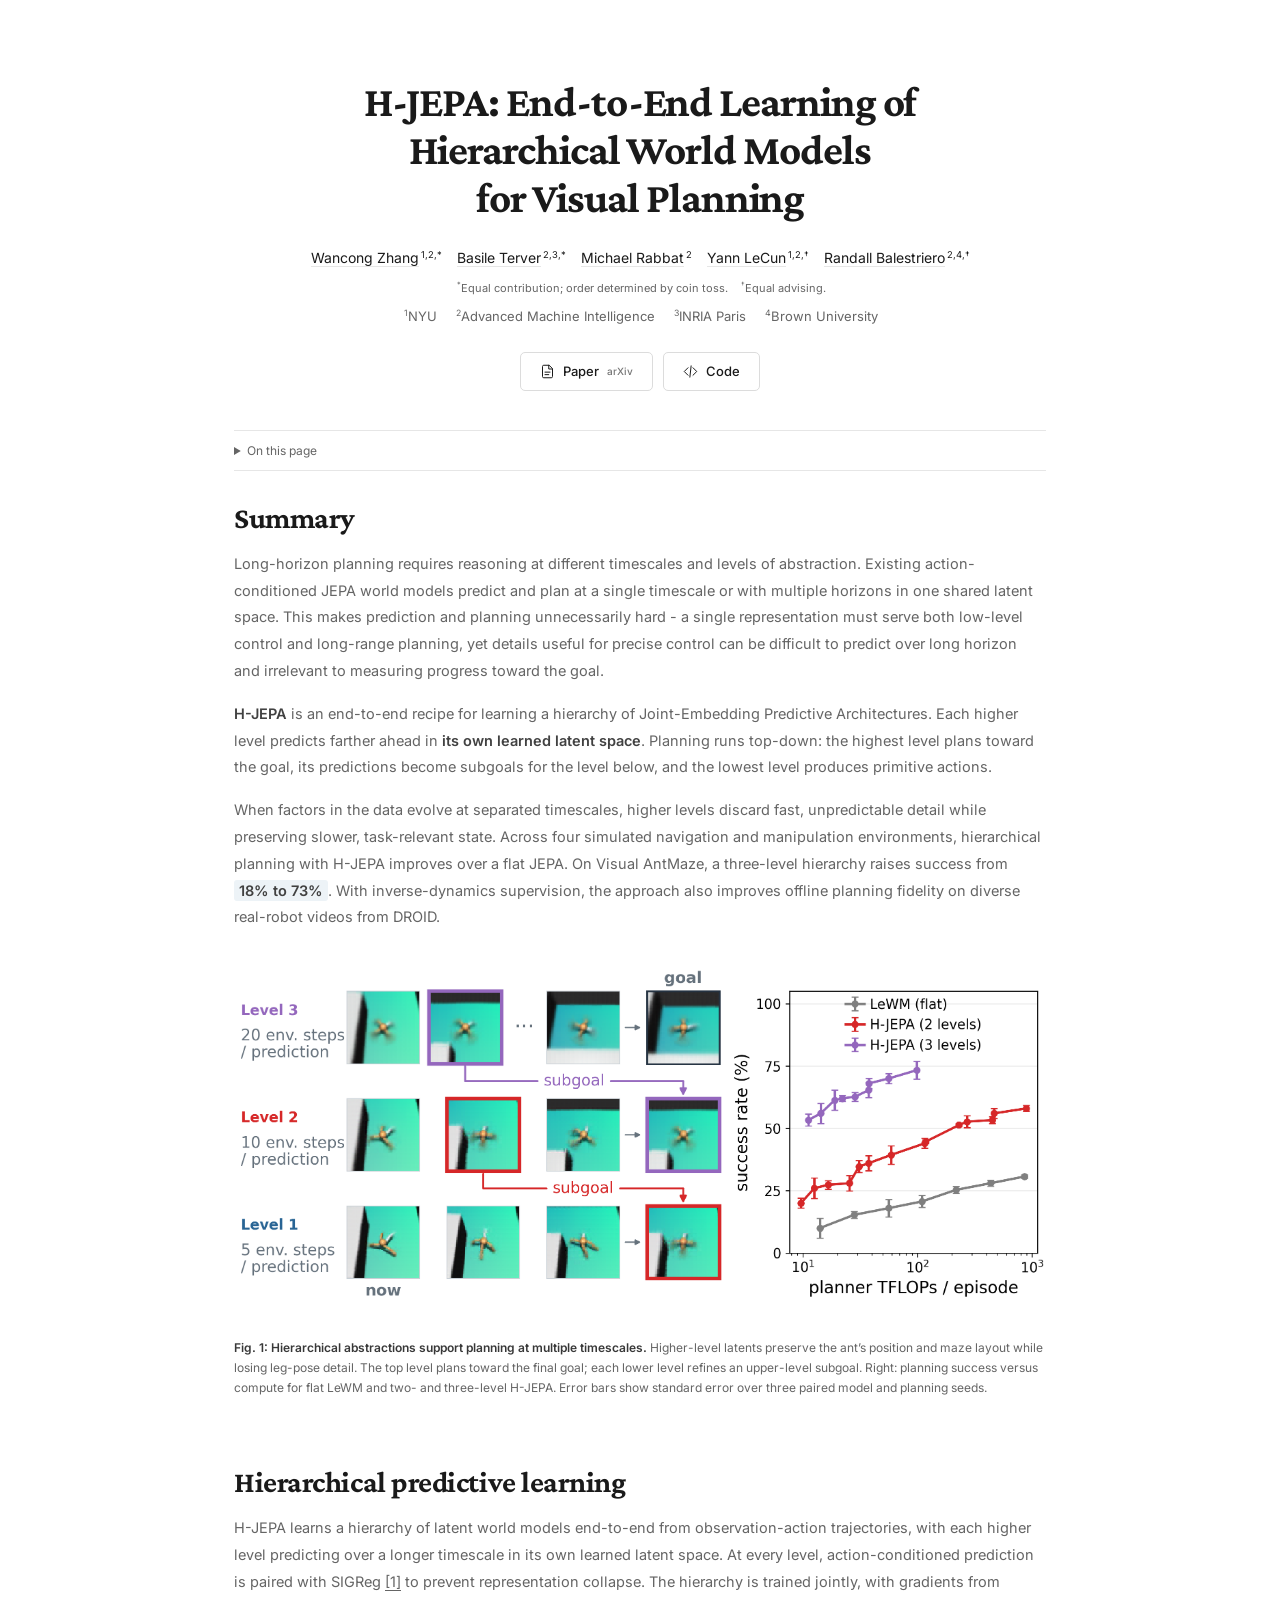
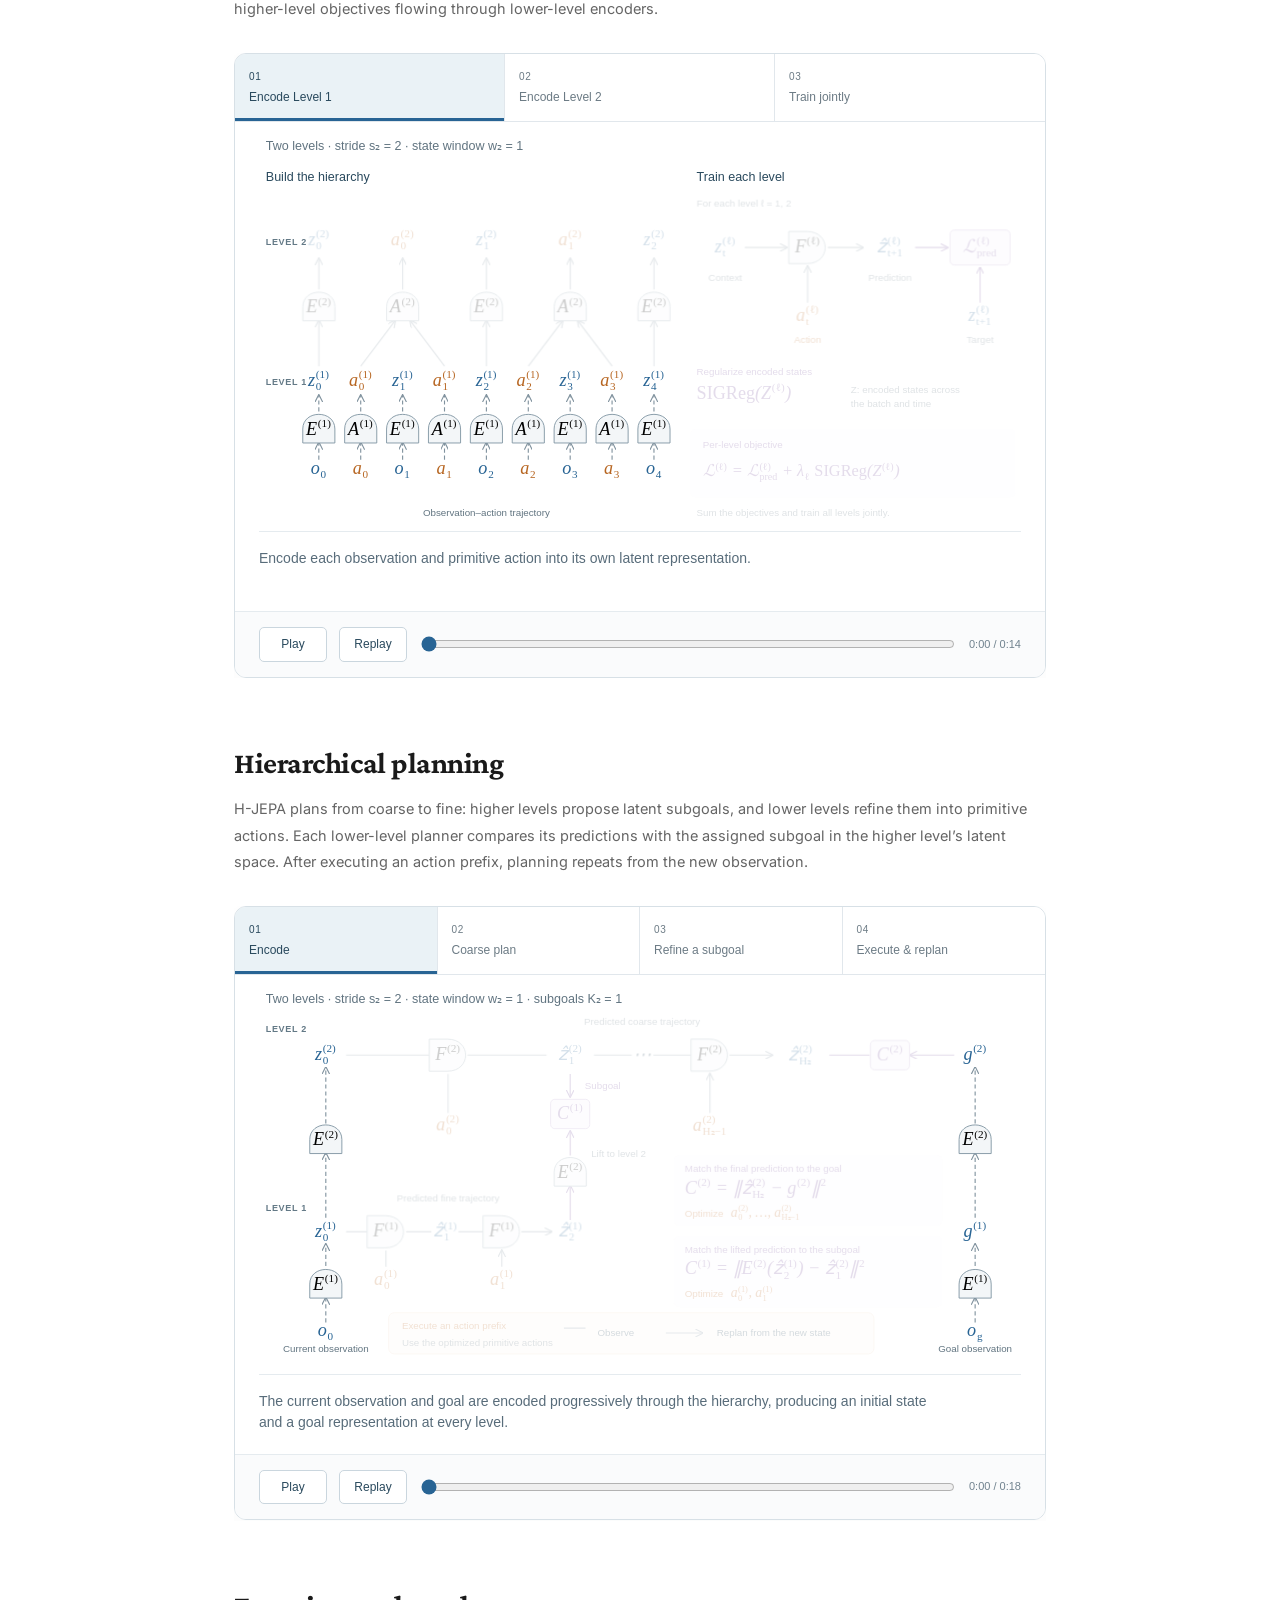
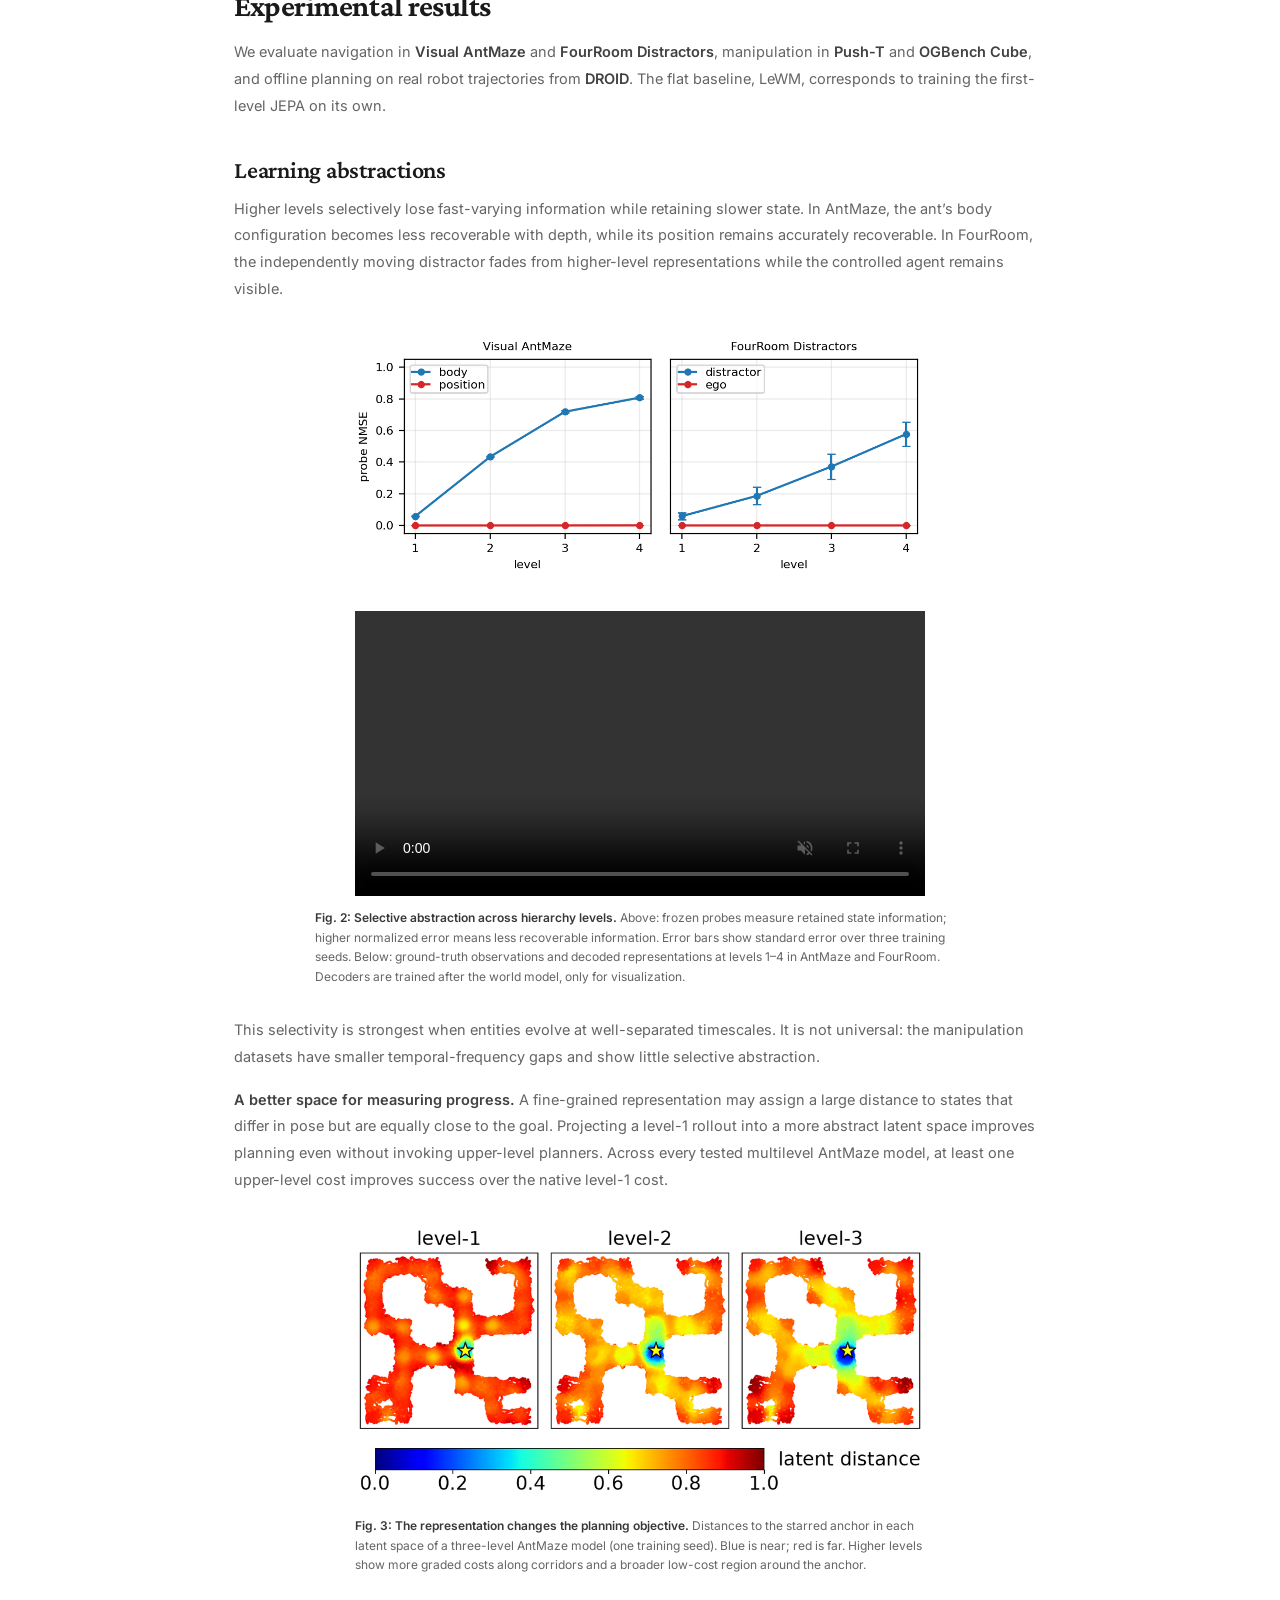
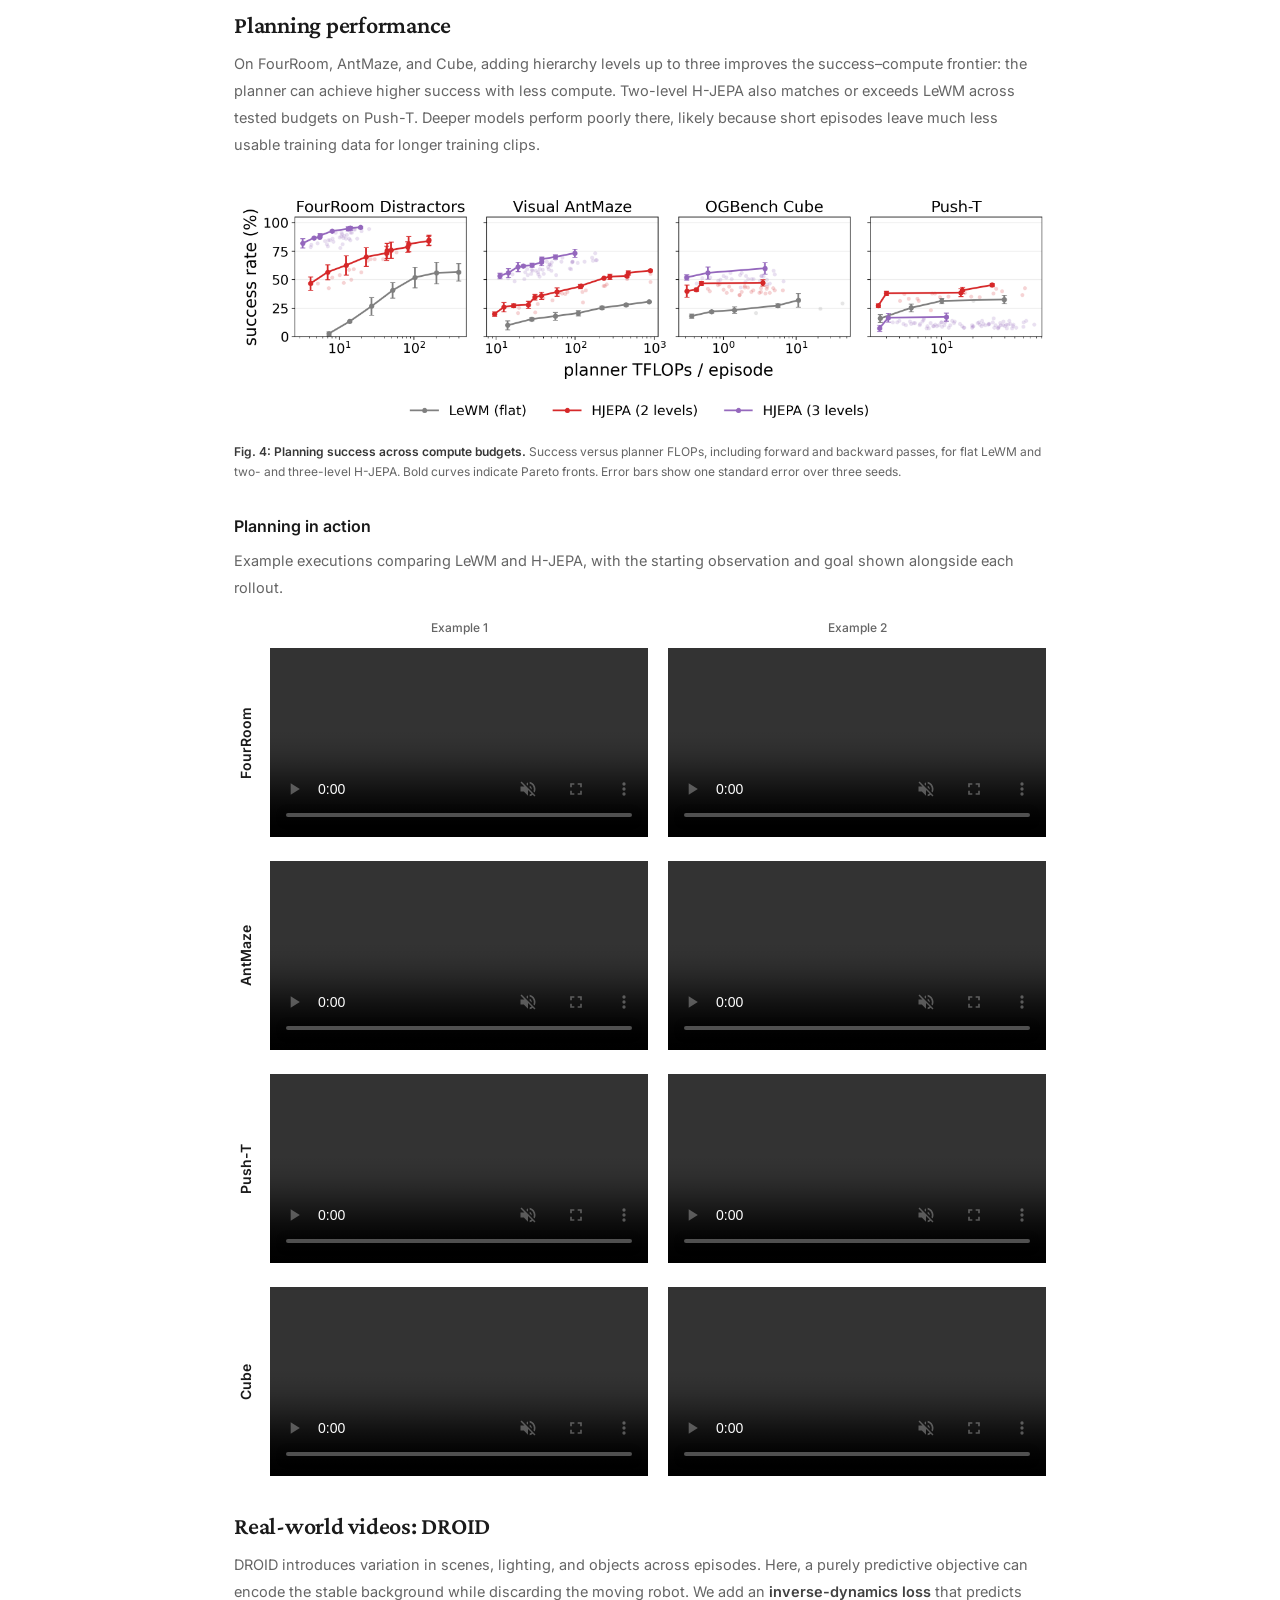
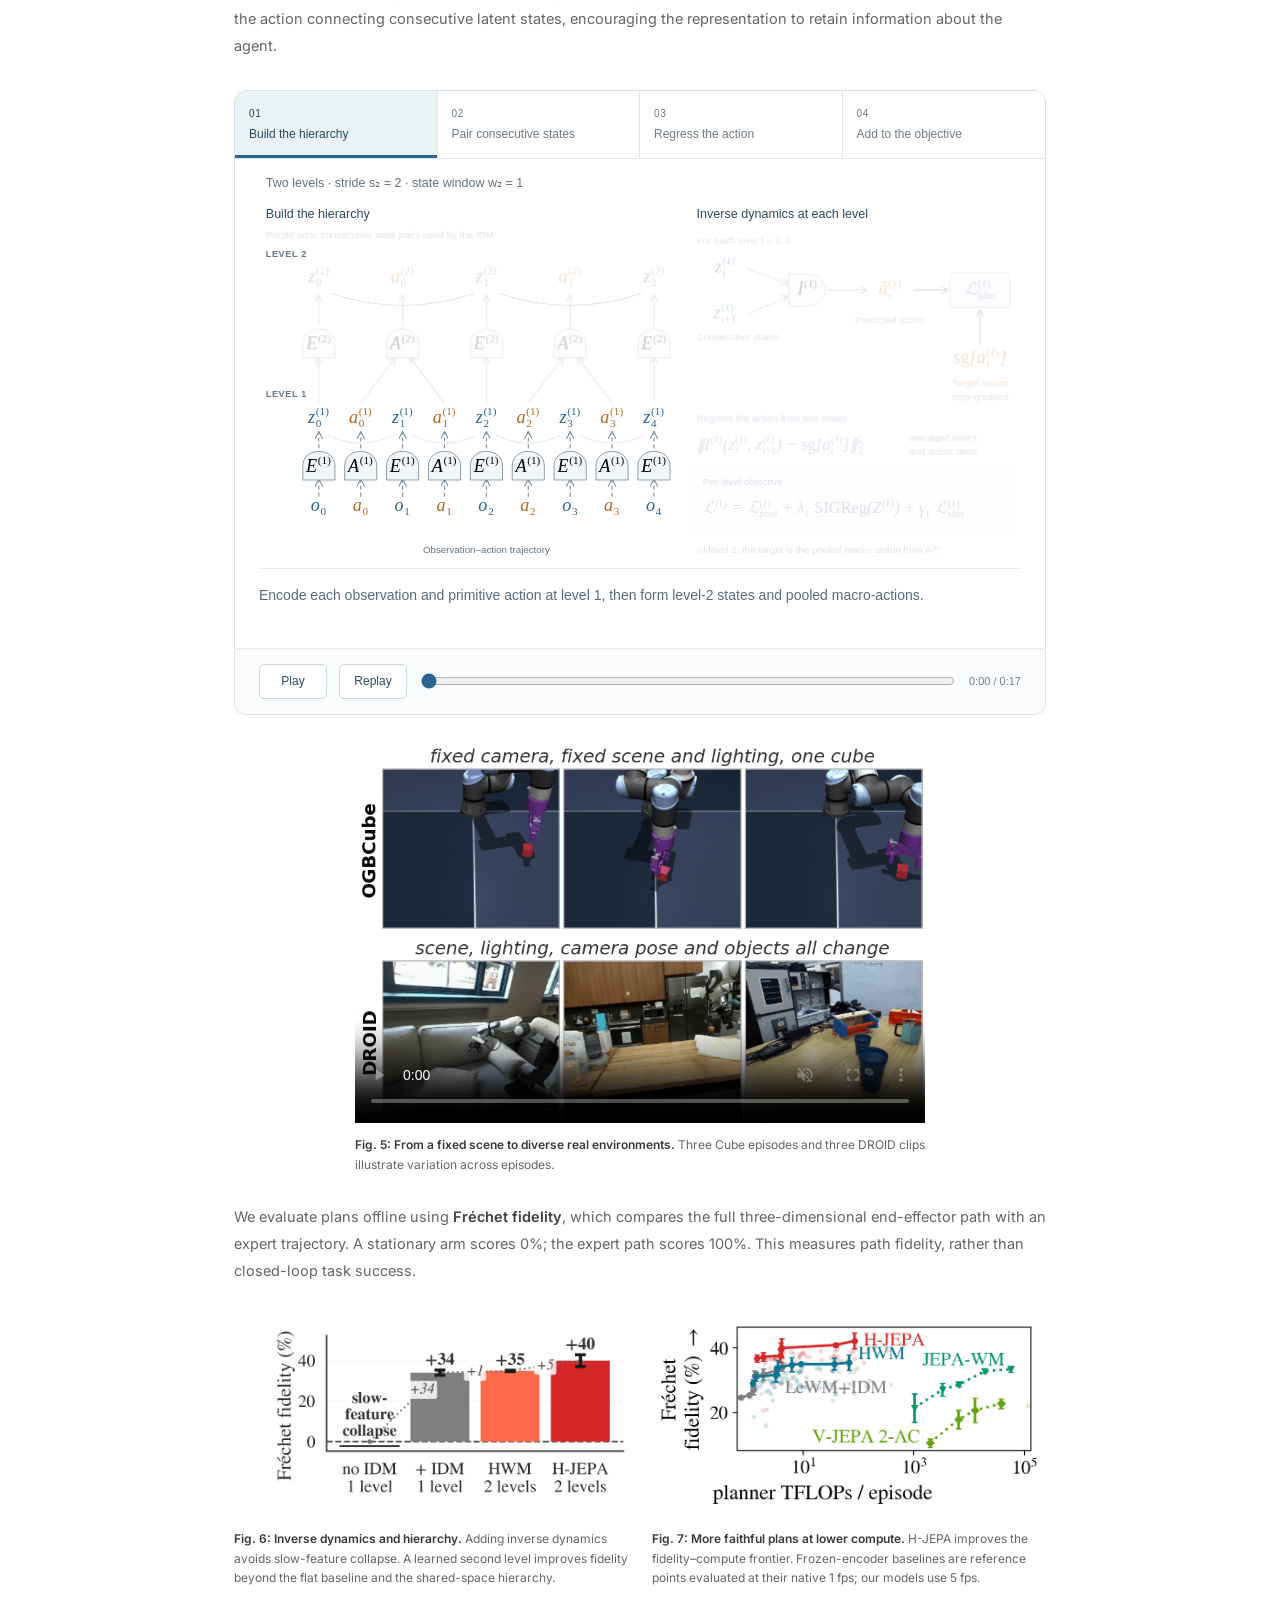
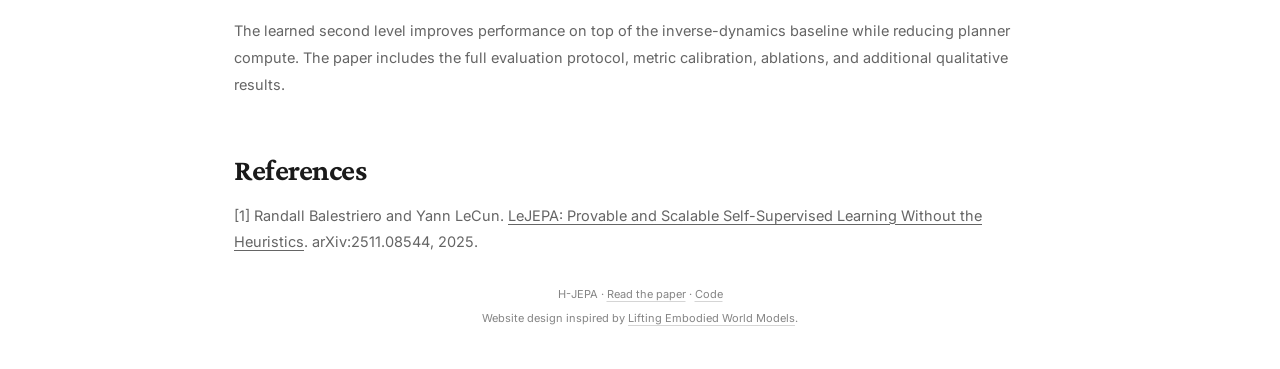
<file: index.html>
<!doctype html>
<html lang="en">
<head>
  <meta charset="utf-8">
  <meta name="viewport" content="width=device-width, initial-scale=1">
  <meta name="theme-color" content="#ffffff">
  <title>H-JEPA: End-to-End Learning of Hierarchical World Models for Visual Planning</title>
  <meta name="description" content="H-JEPA learns a hierarchy of world models that predict and plan at different timescales and levels of abstraction, enabling more efficient long-horizon visual planning.">
  <link rel="canonical" href="https://h-jepa.com/">
  <meta property="og:type" content="website">
  <meta property="og:title" content="H-JEPA: Hierarchical World Models for Visual Planning">
  <meta property="og:description" content="Learn a hierarchy of predictive abstractions. Plan from high-level goals down to primitive actions.">
  <meta property="og:url" content="https://h-jepa.com/">
  <meta property="og:image" content="https://h-jepa.com/assets/figures/overview.png">
  <meta name="twitter:card" content="summary_large_image">
  <link rel="icon" href="assets/favicon.svg" type="image/svg+xml">
  <link rel="preconnect" href="https://fonts.googleapis.com">
  <link rel="preconnect" href="https://fonts.gstatic.com" crossorigin>
  <link href="https://fonts.googleapis.com/css2?family=Crimson+Pro:wght@500;600;700&amp;family=Inter:wght@400;500;600;700&amp;display=swap" rel="stylesheet">
  <link rel="stylesheet" href="styles.css?v=58c26c0e39">
  <script src="script.js?v=0f78af9a2a" defer></script>
</head>
<body id="top">
  <a class="skip-link" href="#summary">Skip to content</a>
  <div class="reading-progress" aria-hidden="true"></div>
  <nav class="side-toc" aria-label="Page contents">
    <div class="toc-title">Contents</div>
    <ol>
      <li><a href="#summary">Summary</a></li>
      <li><a href="#predictive-learning">Hierarchical predictive learning</a></li>
      <li><a href="#hierarchical-planning">Hierarchical planning</a></li>
      <li><a href="#results">Experimental results</a>
        <ul><li><a href="#abstractions">Learning abstractions</a></li><li><a href="#planning-results">Planning performance</a></li><li><a href="#droid">Real-world videos: DROID</a></li></ul>
      </li>
      <li><a href="#references">References</a></li>
    </ol>
  </nav>
  <div class="wrap">
    <header class="hero">
      <h1>H-JEPA: End-to-End Learning of<br class="desktop-break"> Hierarchical World Models<br class="desktop-break"> for Visual Planning</h1>
      <div class="authors">
        <span><a href="https://kevinghst.github.io/">Wancong Zhang</a><sup>1,2,*</sup></span>
        <span><a href="https://scholar.google.com/citations?user=6gdRsmkAAAAJ&amp;hl=fr">Basile Terver</a><sup>2,3,*</sup></span>
        <span><a href="https://scholar.google.com/citations?user=cMPKe9UAAAAJ&amp;hl=en">Michael Rabbat</a><sup>2</sup></span>
        <span><a href="http://yann.lecun.com/">Yann LeCun</a><sup>1,2,†</sup></span>
        <span><a href="https://randallbalestriero.github.io/">Randall Balestriero</a><sup>2,4,†</sup></span>
      </div>
      <p class="contribution"><sup>*</sup>Equal contribution; order determined by coin toss. <span><sup>†</sup>Equal advising.</span></p>
      <div class="affiliations"><span><sup>1</sup>NYU</span><span><sup>2</sup>Advanced Machine Intelligence</span><span><sup>3</sup>INRIA Paris</span><span><sup>4</sup>Brown University</span></div>
      <div class="resource-links">
        <a class="button" href="https://arxiv.org/pdf/2610.06805"><svg viewBox="0 0 24 24" aria-hidden="true"><path d="M14 2H6a2 2 0 0 0-2 2v16a2 2 0 0 0 2 2h12a2 2 0 0 0 2-2V8Z"/><path d="M14 2v6h6M8 13h8M8 17h6"/></svg>Paper <span class="button-detail">arXiv</span></a>
        <a class="button" href="https://github.com/kevinghst/H-JEPA"><svg viewBox="0 0 24 24" aria-hidden="true"><path d="m8 6-6 6 6 6m8-12 6 6-6 6m-3-15-2 18"/></svg>Code</a>
      </div>
    </header>
    <details class="mobile-toc">
      <summary>On this page</summary>
      <nav aria-label="Compact page contents"><a href="#summary">Summary</a><a href="#predictive-learning">Hierarchical predictive learning</a><a href="#hierarchical-planning">Hierarchical planning</a><a href="#results">Experimental results</a><a href="#references">References</a></nav>
    </details>
    <main>
      <section id="summary" class="section">
        <h2>Summary</h2>
        <p>Long-horizon planning requires reasoning at different timescales and levels of abstraction. Existing action-conditioned JEPA world models predict and plan at a single timescale or with multiple horizons in one shared latent space. This makes prediction and planning unnecessarily hard - a single representation must serve both low-level control and long-range planning, yet details useful for precise control can be difficult to predict over long horizon and irrelevant to measuring progress toward the goal.</p>
        <p><strong>H-JEPA</strong> is an end-to-end recipe for learning a hierarchy of Joint-Embedding Predictive Architectures. Each higher level predicts farther ahead in <strong>its own learned latent space</strong>. Planning runs top-down: the highest level plans toward the goal, its predictions become subgoals for the level below, and the lowest level produces primitive actions.</p>
        <p>When factors in the data evolve at separated timescales, higher levels discard fast, unpredictable detail while preserving slower, task-relevant state. Across four simulated navigation and manipulation environments, hierarchical planning with H-JEPA improves over a flat JEPA. On Visual AntMaze, a three-level hierarchy raises success from <strong class="highlight">18% to 73%</strong>. With inverse-dynamics supervision, the approach also improves offline planning fidelity on diverse real-robot videos from DROID.</p>
        <figure>
          <a class="figure-link" href="assets/figures/overview.png" target="_blank" rel="noopener" aria-label="Open the hierarchical planning overview at full size"><img src="assets/figures/overview.png" width="2375" height="1067" alt="Three-level planning in Visual AntMaze, with coarse subgoals refined into raw actions. The accompanying plot compares planning success and compute." fetchpriority="high"></a>
          <figcaption><strong>Fig. 1: Hierarchical abstractions support planning at multiple timescales.</strong> Higher-level latents preserve the ant’s position and maze layout while losing leg-pose detail. The top level plans toward the final goal; each lower level refines an upper-level subgoal. Right: planning success versus compute for flat LeWM and two- and three-level H-JEPA. Error bars show standard error over three paired model and planning seeds.</figcaption>
        </figure>
      </section>
      <section id="predictive-learning" class="section">
        <h2>Hierarchical predictive learning</h2>
        <p>H-JEPA learns a hierarchy of latent world models end-to-end from observation-action trajectories, with each higher level predicting over a longer timescale in its own learned latent space. At every level, action-conditioned prediction is paired with SIGReg <a href="#ref-lejepa" aria-label="Reference 1: LeJEPA">[1]</a> to prevent representation collapse. The hierarchy is trained jointly, with gradients from higher-level objectives flowing through lower-level encoders.</p>
        <figure id="training-animation-interleaved" class="training-animation">
          <iframe src="assets/videos/hierarchical-training-interleaved.html?embed=1&amp;v=4c878a4333" title="Interactive training animation with interleaved observations and actions" loading="lazy"></iframe>
          </figure>
      </section>
      <section id="hierarchical-planning" class="section">
        <h2>Hierarchical planning</h2>
        <p>H-JEPA plans from coarse to fine: higher levels propose latent subgoals, and lower levels refine them into primitive actions. Each lower-level planner compares its predictions with the assigned subgoal in the higher level’s latent space. After executing an action prefix, planning repeats from the new observation.</p>
        <figure id="planning-animation" class="planning-animation">
          <iframe src="assets/videos/hierarchical-planning.html?embed=1&amp;v=0ecf016d77" title="Interactive hierarchical planning animation" loading="lazy"></iframe>
          </figure>
      </section>
      <section id="results" class="section">
        <h2>Experimental results</h2>
        <p>We evaluate navigation in <strong>Visual AntMaze</strong> and <strong>FourRoom Distractors</strong>, manipulation in <strong>Push-T</strong> and <strong>OGBench Cube</strong>, and offline planning on real robot trajectories from <strong>DROID</strong>. The flat baseline, LeWM, corresponds to training the first-level JEPA on its own.</p>
        <h3 id="abstractions">Learning abstractions</h3>
        <p>Higher levels selectively lose fast-varying information while retaining slower state. In AntMaze, the ant’s body configuration becomes less recoverable with depth, while its position remains accurately recoverable. In FourRoom, the independently moving distractor fades from higher-level representations while the controlled agent remains visible.</p>
        <figure class="abstraction-figure">
          <div class="abstraction-media">
            <a class="abstraction-plots" href="assets/figures/depth_probes_wide.png" target="_blank" rel="noopener" aria-label="Open the depth probe plots at full size">
              <img src="assets/figures/depth_probes_wide.png" width="1088" height="500" alt="Probe error increases with hierarchy depth for ant body state and distractor position, but stays low for agent position." loading="lazy">
            </a>
            <video width="1560" height="648" controls autoplay muted loop playsinline preload="metadata" aria-label="Selective abstraction in AntMaze and FourRoom across four hierarchy levels" aria-describedby="abstractions-caption">
              <source src="assets/videos/selective_abstraction_lvl4.mp4?v=3a905228aa" type="video/mp4">
              <a href="assets/videos/selective_abstraction_lvl4.mp4">Download the selective abstraction video.</a>
            </video>
          </div>
          <figcaption id="abstractions-caption"><strong>Fig. 2: Selective abstraction across hierarchy levels.</strong> Above: frozen probes measure retained state information; higher normalized error means less recoverable information. Error bars show standard error over three training seeds. Below: ground-truth observations and decoded representations at levels 1–4 in AntMaze and FourRoom. Decoders are trained after the world model, only for visualization.</figcaption>
        </figure>
        <p>This selectivity is strongest when entities evolve at well-separated timescales. It is not universal: the manipulation datasets have smaller temporal-frequency gaps and show little selective abstraction.</p>
        <p><strong>A better space for measuring progress.</strong> A fine-grained representation may assign a large distance to states that differ in pose but are equally close to the goal. Projecting a level-1 rollout into a more abstract latent space improves planning even without invoking upper-level planners. Across every tested multilevel AntMaze model, at least one upper-level cost improves success over the native level-1 cost.</p>
        <figure class="figure-narrow">
          <a class="figure-link" href="assets/figures/goal-costs.png" target="_blank" rel="noopener" aria-label="Open the goal-cost visualization at full size"><img src="assets/figures/goal-costs.png" width="975" height="479" alt="Goal-cost surfaces in different latent spaces illustrate how upper-level representations change the planning objective." loading="lazy"></a>
          <figcaption><strong>Fig. 3: The representation changes the planning objective.</strong> Distances to the starred anchor in each latent space of a three-level AntMaze model (one training seed). Blue is near; red is far. Higher levels show more graded costs along corridors and a broader low-cost region around the anchor.</figcaption>
        </figure>
        <h3 id="planning-results">Planning performance</h3>
        <p>On FourRoom, AntMaze, and Cube, adding hierarchy levels up to three improves the success–compute frontier: the planner can achieve higher success with less compute. Two-level H-JEPA also matches or exceeds LeWM across tested budgets on Push-T. Deeper models perform poorly there, likely because short episodes leave much less usable training data for longer training clips.</p>
        <figure>
          <a class="figure-link" href="assets/figures/planning-results-pareto.png" target="_blank" rel="noopener" aria-label="Open the planning results at full size"><img src="assets/figures/planning-results-pareto.png" width="2600" height="774" alt="Planning success versus compute across FourRoom, AntMaze, Cube, and Push-T, comparing flat LeWM with two- and three-level H-JEPA." loading="lazy"></a>
          <figcaption><strong>Fig. 4: Planning success across compute budgets.</strong> Success versus planner FLOPs, including forward and backward passes, for flat LeWM and two- and three-level H-JEPA. Bold curves indicate Pareto fronts. Error bars show one standard error over three seeds.</figcaption>
        </figure>
        <section id="planning-executions" class="execution-gallery" aria-labelledby="execution-heading">
          <h4 id="execution-heading">Planning in action</h4>
          <p>Example executions comparing LeWM and H-JEPA, with the starting observation and goal shown alongside each rollout.</p>
          <div class="execution-column-labels" aria-hidden="true">
            <span>Example 1</span>
            <span>Example 2</span>
          </div>
          <div class="execution-row">
            <h5>FourRoom</h5>
            <div class="execution-pair">
              <figure>
                <video width="1072" height="304" controls muted loop playsinline preload="metadata" aria-label="FourRoom, example 1: LeWM and H-JEPA execution comparison">
                  <source src="assets/videos/executions/fourroom/fourroom_ep28.mp4" type="video/mp4">
                  <a href="assets/videos/executions/fourroom/fourroom_ep28.mp4">Download the FourRoom example 1 video.</a>
                </video>
                <figcaption>Example 1</figcaption>
              </figure>
              <figure>
                <video width="1072" height="304" controls muted loop playsinline preload="metadata" aria-label="FourRoom, example 2: LeWM and H-JEPA execution comparison">
                  <source src="assets/videos/executions/fourroom/fourroom_ep31.mp4" type="video/mp4">
                  <a href="assets/videos/executions/fourroom/fourroom_ep31.mp4">Download the FourRoom example 2 video.</a>
                </video>
                <figcaption>Example 2</figcaption>
              </figure>
            </div>
          </div>
          <div class="execution-row">
            <h5>AntMaze</h5>
            <div class="execution-pair">
              <figure>
                <video width="1072" height="304" controls muted loop playsinline preload="metadata" aria-label="AntMaze, example 1: LeWM and H-JEPA execution comparison">
                  <source src="assets/videos/executions/ant/ant_ep29.mp4" type="video/mp4">
                  <a href="assets/videos/executions/ant/ant_ep29.mp4">Download the AntMaze example 1 video.</a>
                </video>
                <figcaption>Example 1</figcaption>
              </figure>
              <figure>
                <video width="1072" height="304" controls muted loop playsinline preload="metadata" aria-label="AntMaze, example 2: LeWM and H-JEPA execution comparison">
                  <source src="assets/videos/executions/ant/ant_ep35.mp4" type="video/mp4">
                  <a href="assets/videos/executions/ant/ant_ep35.mp4">Download the AntMaze example 2 video.</a>
                </video>
                <figcaption>Example 2</figcaption>
              </figure>
            </div>
          </div>
          <div class="execution-row">
            <h5>Push-T</h5>
            <div class="execution-pair">
              <figure>
                <video width="1072" height="304" controls muted loop playsinline preload="metadata" aria-label="Push-T, example 1: LeWM and H-JEPA execution comparison">
                  <source src="assets/videos/executions/pusht/pusht_ep7.mp4" type="video/mp4">
                  <a href="assets/videos/executions/pusht/pusht_ep7.mp4">Download the Push-T example 1 video.</a>
                </video>
                <figcaption>Example 1</figcaption>
              </figure>
              <figure>
                <video width="1072" height="304" controls muted loop playsinline preload="metadata" aria-label="Push-T, example 2: LeWM and H-JEPA execution comparison">
                  <source src="assets/videos/executions/pusht/pusht_ep10.mp4" type="video/mp4">
                  <a href="assets/videos/executions/pusht/pusht_ep10.mp4">Download the Push-T example 2 video.</a>
                </video>
                <figcaption>Example 2</figcaption>
              </figure>
            </div>
          </div>
          <div class="execution-row">
            <h5>Cube</h5>
            <div class="execution-pair">
              <figure>
                <video width="1072" height="304" controls muted loop playsinline preload="metadata" aria-label="Cube, example 1: LeWM and H-JEPA execution comparison">
                  <source src="assets/videos/executions/cube/cube_30_ep2.mp4" type="video/mp4">
                  <a href="assets/videos/executions/cube/cube_30_ep2.mp4">Download the Cube example 1 video.</a>
                </video>
                <figcaption>Example 1</figcaption>
              </figure>
              <figure>
                <video width="1072" height="304" controls muted loop playsinline preload="metadata" aria-label="Cube, example 2: LeWM and H-JEPA execution comparison">
                  <source src="assets/videos/executions/cube/cube_30_ep11.mp4" type="video/mp4">
                  <a href="assets/videos/executions/cube/cube_30_ep11.mp4">Download the Cube example 2 video.</a>
                </video>
                <figcaption>Example 2</figcaption>
              </figure>
            </div>
          </div>
        </section>
        <h3 id="droid">Real-world videos: DROID</h3>
        <p>DROID introduces variation in scenes, lighting, and objects across episodes. Here, a purely predictive objective can encode the stable background while discarding the moving robot. We add an <strong>inverse-dynamics loss</strong> that predicts the action connecting consecutive latent states, encouraging the representation to retain information about the agent.</p>
        <figure id="idm-animation" class="idm-animation">
          <iframe src="assets/videos/idm-schema.html?embed=1&amp;v=6d8b4caf9c" title="Interactive inverse-dynamics animation" loading="lazy"></iframe>
        </figure>
        <figure class="figure-narrow">
          <video width="832" height="560" controls autoplay muted loop playsinline preload="metadata" poster="assets/figures/scene-diversity.png" aria-label="Three Cube episodes in a largely fixed scene and three DROID clips with varied objects, viewpoints, and backgrounds" aria-describedby="scene-diversity-caption">
            <source src="assets/videos/scene-diversity.mp4?v=9a7c872ae9" type="video/mp4">
            <a href="assets/videos/scene-diversity.mp4">Download the scene comparison video.</a>
          </video>
          <figcaption id="scene-diversity-caption"><strong>Fig. 5: From a fixed scene to diverse real environments.</strong> Three Cube episodes and three DROID clips illustrate variation across episodes.</figcaption>
        </figure>
        <p>We evaluate plans offline using <strong>Fréchet fidelity</strong>, which compares the full three-dimensional end-effector path with an expert trajectory. A stationary arm scores 0%; the expert path scores 100%. This measures path fidelity, rather than closed-loop task success.</p>
        <div class="figure-pair">
          <figure>
            <a class="figure-link" href="assets/figures/droid-ablation.png" target="_blank" rel="noopener" aria-label="Open the DROID ablation plot at full size"><img src="assets/figures/droid-ablation.png" width="1812" height="780" alt="DROID ablation comparing LeWM, LeWM with inverse dynamics, HWM, and H-JEPA at 5 frames per second." loading="lazy"></a>
            <figcaption><strong>Fig. 6: Inverse dynamics and hierarchy.</strong> Adding inverse dynamics avoids slow-feature collapse. A learned second level improves fidelity beyond the flat baseline and the shared-space hierarchy.</figcaption>
          </figure>
          <figure>
            <a class="figure-link" href="assets/figures/droid-compute.png" target="_blank" rel="noopener" aria-label="Open the DROID compute plot at full size"><img src="assets/figures/droid-compute.png" width="860" height="425" alt="DROID planning fidelity versus planner compute, with H-JEPA improving the tradeoff over the flat model." loading="lazy"></a>
            <figcaption><strong>Fig. 7: More faithful plans at lower compute.</strong> H-JEPA improves the fidelity–compute frontier. Frozen-encoder baselines are reference points evaluated at their native 1 fps; our models use 5 fps.</figcaption>
          </figure>
        </div>
        <p>The learned second level improves performance on top of the inverse-dynamics baseline while reducing planner compute. The paper includes the full evaluation protocol, metric calibration, ablations, and additional qualitative results.</p>
      </section>
      <section id="references" class="section">
        <h2>References</h2>
        <p id="ref-lejepa">[1] Randall Balestriero and Yann LeCun. <a href="https://arxiv.org/abs/2511.08544">LeJEPA: Provable and Scalable Self-Supervised Learning Without the Heuristics</a>. arXiv:2511.08544, 2025.</p>
      </section>
      <section id="bibtex" class="bib-section" hidden>
        <div class="bib-heading"><h2>BibTeX</h2><button class="copy-button" type="button" hidden>Copy</button></div>
        <pre><code id="citation">@misc{zhang2026hjepa,
  title  = {H-JEPA: End-to-End Learning of Hierarchical
            World Models for Visual Planning},
  author = {Zhang, Wancong and Terver, Basile and Rabbat, Michael
            and LeCun, Yann and Balestriero, Randall},
  year   = {2026},
  url    = {https://h-jepa.com/}
}</code></pre>
        <span class="copy-status" role="status" aria-live="polite"></span>
      </section>
    </main>
    <footer><p>H-JEPA · <a href="https://arxiv.org/pdf/2610.06805">Read the paper</a> · <a href="https://github.com/kevinghst/H-JEPA">Code</a></p><p>Website design inspired by <a href="https://www.alexn.wang/lwm/">Lifting Embodied World Models</a>.</p></footer>
  </div>
</body>
</html>
</file>
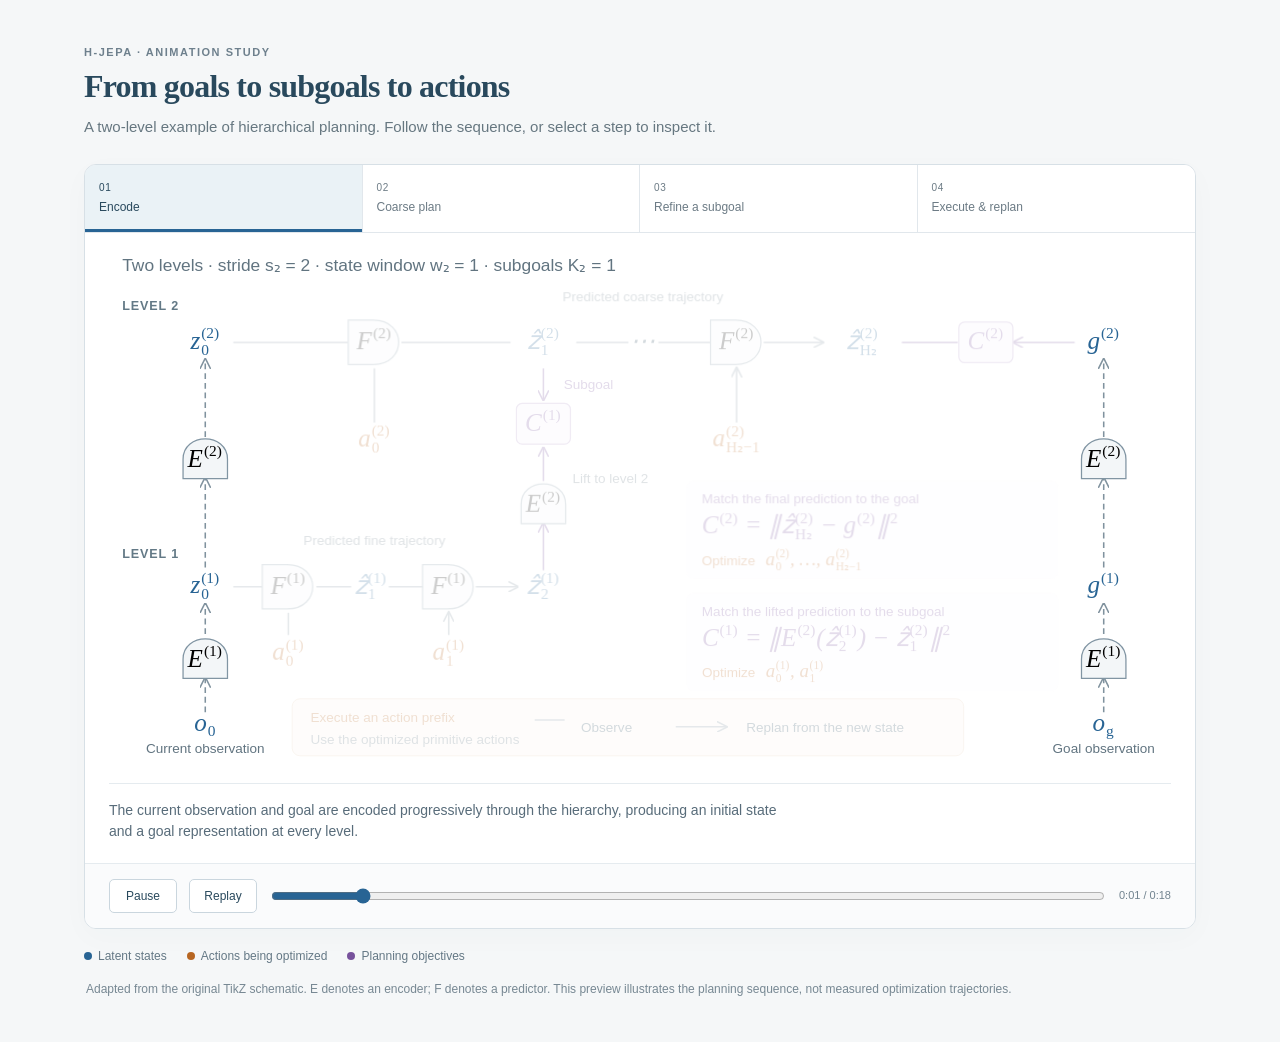
<file: assets/videos/hierarchical-planning.html>
<!doctype html>
<html lang="en">
<head>
<meta charset="utf-8">
<meta name="viewport" content="width=device-width, initial-scale=1">
<title>H-JEPA · Hierarchical planning animation</title>
<script>if (new URLSearchParams(location.search).has('embed')) document.documentElement.classList.add('embedded');</script>
<style>
:root { color-scheme: light; --ink:#29495d; --state:#286494; --action:#b76622; --cost:#77529c; --line:#b5c6d2; }
* { box-sizing:border-box; }
body { margin:0; background:#f5f7f8; color:var(--ink); font:15px/1.55 -apple-system,BlinkMacSystemFont,"Segoe UI",sans-serif; }
main { max-width:1160px; padding:44px 24px; margin:auto; }
.eyebrow { margin:0 0 6px; color:#6e808d; font-size:11px; font-weight:650; letter-spacing:.14em; text-transform:uppercase; }
h1 { margin:0; font:600 32px/1.2 Georgia,serif; letter-spacing:-.025em; }
.intro { margin:10px 0 25px; color:#667780; }
.card { background:white; border:1px solid #d7e0e6; border-radius:12px; overflow:hidden; box-shadow:0 8px 30px #29495d06; }
.steps { display:grid; grid-template-columns:repeat(4,1fr); border-bottom:1px solid #e1e7ec; }
button { font:inherit; cursor:pointer; }
.step { padding:15px 14px; border:0; border-right:1px solid #e1e7ec; background:white; color:#6c7b85; text-align:left; font-size:12px; transition:background .2s; }
.step:last-child { border-right:0; }
.step span { display:block; font-size:10px; letter-spacing:.08em; margin-bottom:3px; }
.step[aria-current="step"] { background:#eaf2f6; color:var(--ink); box-shadow:inset 0 -3px var(--state); }
.step:hover { background:#f2f6f8; }
:focus-visible { outline:3px solid #b76622; outline-offset:-3px; }
.diagram-scroll { overflow-x:auto; padding:4px 14px 0; }
svg { display:block; width:100%; height:auto; min-width:700px; }
svg text { font-family:-apple-system,BlinkMacSystemFont,"Segoe UI",sans-serif; fill:var(--ink); }
svg .math, svg .math text { font-family:"STIX Two Text","STIXGeneral","Cambria Math","Times New Roman",serif; font-style:italic; font-weight:400; font-size:26px; }
svg .math text { fill:inherit; white-space:pre; }
svg .math .math-script { font-size:16px; font-style:normal; }
svg .state { fill:var(--state); }
svg .action { fill:var(--action); }
svg .cost { fill:var(--cost); }
svg .small { font-size:14px; fill:#617480; }
svg .diagram-meta { font-size:18px; }
svg .label { font-size:14px; font-weight:500; }
svg .level { font-size:13px; font-weight:600; fill:#637986; letter-spacing:.07em; }
.wire { fill:none; stroke:#80929e; stroke-width:1.6; marker-end:url(#arrow); }
.wire.purple { stroke:var(--cost); marker-end:url(#purple-arrow); }
.gate { fill:#f3f6f8; stroke:#8195a3; stroke-width:1.3; }
.objective { fill:#f5f1fa; stroke:#b49cc9; stroke-width:1.3; }
[data-phase] { opacity:.2; transition:opacity .5s; }
[data-phase].done { opacity:.8; }
[data-phase].active { opacity:1; }
.active .wire { stroke-dasharray:6 4; animation:flow .8s linear infinite; }
@keyframes flow { to { stroke-dashoffset:-20; } }
.halo { fill:#eaf2f6; stroke:#94b5cc; stroke-width:1.2; }
.active .halo { animation:breathe 2s ease-in-out infinite; }
@keyframes breathe { 50% { stroke-width:3; } }
.execution { transition:opacity .5s; }
.description { margin:0 24px; border-top:1px solid #e5ebef; padding:16px 0; min-height:80px; }
.description p { color:#586c7a; margin:0; font-size:14px; max-width:690px; }
.controls { display:flex; align-items:center; gap:12px; padding:15px 24px; background:#fafbfc; border-top:1px solid #e5ebef; }
.control { padding:7px 14px; border:1px solid #cad6de; border-radius:5px; background:white; color:var(--ink); font-size:12px; min-width:68px; }
.control:hover { background:#eaf2f6; }
input[type=range] { flex:1; min-width:50px; accent-color:var(--state); cursor:pointer; }
.time { white-space:nowrap; font-size:11px; color:#71838f; font-variant-numeric:tabular-nums; }
.note { color:#778893; font-size:12px; margin:14px 2px 0; }
.legend { display:flex; gap:20px; flex-wrap:wrap; margin-top:18px; font-size:12px; color:#647885; }
.legend i { display:inline-block; width:8px; height:8px; border-radius:50%; margin-right:6px; }
.paused .active .wire,.paused .active .halo { animation-play-state:paused; }
@media(max-width:650px) {
 main { padding:24px 12px; } h1 { font-size:27px; } .intro { font-size:13px; }
 .step { padding:12px 8px; font-size:11px; } .step span { font-size:9px; }
 .description { margin:0 16px; min-height:116px; }
 .description p { font-size:13px; }
 .controls { padding:12px; gap:8px; } .control { padding:7px 10px; min-width:54px; }
 .time { display:none; } .diagram-scroll { padding:0 6px; }
}
@media(prefers-reduced-motion:reduce) { * { transition:none !important; } .active .wire,.active .halo { animation:none; } }
.embedded body { background:white; }
.embedded main { max-width:none; padding:0; }
.embedded .eyebrow,.embedded h1,.embedded .intro,.embedded .legend,.embedded .note { display:none; }
</style>
</head>
<body>
<main>
<p class="eyebrow">H-JEPA · Animation study</p>
<h1>From goals to subgoals to actions</h1>
<p class="intro">A two-level example of hierarchical planning. Follow the sequence, or select a step to inspect it.</p>
<div class="card" id="animation">
<nav class="steps" aria-label="Animation steps">
<button class="step" data-step="0" aria-current="step"><span>01</span>Encode</button>
<button class="step" data-step="1"><span>02</span>Coarse plan</button>
<button class="step" data-step="2"><span>03</span>Refine a subgoal</button>
<button class="step" data-step="3"><span>04</span>Execute &amp; replan</button>
</nav>
<div class="diagram-scroll" tabindex="0" role="region" aria-label="Planning diagram; scroll horizontally on small screens">
<svg viewBox="0 0 1120 565" role="img" aria-labelledby="diagram-title diagram-desc">
<title id="diagram-title">Two-level hierarchical planning</title>
<desc id="diagram-desc">Encode current and goal observations at both levels. Optimize level-2 macro-actions to approach the goal. Use the first level-2 prediction as a subgoal. Optimize two level-1 primitive actions by comparing their final prediction, lifted through the level-2 encoder, with that subgoal. Execute an action prefix, observe, and replan.</desc>
<defs>
 <marker id="arrow" markerWidth="7" markerHeight="7" refX="6" refY="3.5" orient="auto"><path d="M0 0L7 3.5L0 7" fill="none" stroke="#80929e"/></marker>
 <marker id="purple-arrow" markerWidth="7" markerHeight="7" refX="6" refY="3.5" orient="auto"><path d="M0 0L7 3.5L0 7" fill="none" stroke="#77529c"/></marker>
 <g id="encoder"><path class="gate" d="M-23 19V-1C-23-29 23-29 23-1V19Z"/></g>
 <g id="predictor"><path class="gate" d="M-27-23H-1C34-23 34 23-1 23H-27Z"/></g>
</defs>
<text x="24" y="35" class="small diagram-meta">Two levels · stride s₂ = 2 · state window w₂ = 1 · subgoals K₂ = 1</text>
<text x="24" y="76" class="level">LEVEL 2</text>
<text x="24" y="332" class="level">LEVEL 1</text>
<!-- Initial and goal encoding columns, mirroring the TikZ. -->
<g data-phase="0" data-also="1,2">
 <path class="wire" d="M110 492V457"/><path class="wire" d="M110 411V380"/><path class="wire" d="M110 342V250"/><path class="wire" d="M110 207V127"/>
 <path class="wire" d="M1040 492V457"/><path class="wire" d="M1040 411V380"/><path class="wire" d="M1040 342V250"/><path class="wire" d="M1040 207V127"/>
 <use href="#encoder" x="110" y="438"/><use href="#encoder" x="110" y="231"/>
 <use href="#encoder" x="1040" y="438"/><use href="#encoder" x="1040" y="231"/>
 <g text-anchor="middle">
 <text x="110" y="511" class="math state" data-math="o_{0}">o₀</text><text x="110" y="534" class="small">Current observation</text>
 <text x="1040" y="511" class="math state" data-math="o_{g}">o<tspan baseline-shift="sub" font-size="13">g</tspan></text><text x="1040" y="534" class="small">Goal observation</text>
 <text x="110" y="445" class="math" data-math="E^{(1)}">E¹</text><text x="110" y="238" class="math" data-math="E^{(2)}">E²</text>
 <text x="1040" y="445" class="math" data-math="E^{(1)}">E¹</text><text x="1040" y="238" class="math" data-math="E^{(2)}">E²</text>
 <text x="110" y="369" class="math state" data-math="z_{0}^{(1)}">z₀⁽¹⁾</text><text x="110" y="116" class="math state" data-math="z_{0}^{(2)}">z₀⁽²⁾</text>
 <text x="1040" y="369" class="math state" data-math="g^{(1)}">g⁽¹⁾</text><text x="1040" y="116" class="math state" data-math="g^{(2)}">g⁽²⁾</text>
 </g>
</g>
<!-- Coarse rollout and goal objective. -->
<g data-phase="1">
 <path class="wire" d="M139 109H258M313 109H426M494 109H548M579 109H633M688 109H749"/>
 <path class="wire purple" d="M831 109H889M1010 109H947"/>
 <use href="#predictor" x="285" y="109"/><use href="#predictor" x="660" y="109"/>
 <text x="285" y="116" class="math" text-anchor="middle" data-math="F^{(2)}">F²</text><text x="660" y="116" class="math" text-anchor="middle" data-math="F^{(2)}">F²</text>
 <text x="563" y="116" class="math" text-anchor="middle">⋯</text>
 <text x="790" y="116" class="math state" text-anchor="middle" data-math="ẑ_{H₂}^{(2)}">ẑ<tspan baseline-shift="sub" font-size="13">H₂</tspan><tspan baseline-shift="super" font-size="13">(2)</tspan></text>
 <rect x="890" y="88" width="56" height="42" rx="6" class="objective"/><text x="918" y="116" class="math cost" text-anchor="middle" data-math="C^{(2)}">C²</text>
 <path class="wire" d="M285 192V136M660 192V136"/>
 <text x="285" y="217" class="math action" text-anchor="middle" data-math="a_{0}^{(2)}">a₀⁽²⁾</text>
 <text x="660" y="217" class="math action" text-anchor="middle" data-math="a_{H₂−1}^{(2)}">a<tspan baseline-shift="sub" font-size="13">H₂−1</tspan><tspan baseline-shift="super" font-size="13">(2)</tspan></text>
 <text x="563" y="66" class="small" text-anchor="middle">Predicted coarse trajectory</text>
 <rect x="608" y="252" width="385" height="102" rx="7" fill="#faf8fc"/>
 <text x="624" y="276" class="label cost">Match the final prediction to the goal</text>
 <text x="624" y="307" class="math cost" data-math="C^{(2)} = ‖ẑ_{H₂}^{(2)} − g^{(2)}‖^{2}">C² = ‖ẑ<tspan baseline-shift="sub" font-size="13">H₂</tspan><tspan baseline-shift="super" font-size="13">(2)</tspan> − g⁽²⁾‖²</text>
 <g transform="translate(624 340)" class="optimization-line">
  <text x="0" y="0" class="label action">Optimize</text>
  <g transform="translate(66 0) scale(.75)"><text x="0" y="0" class="math action" data-math="a_{0}^{(2)}, …, a_{H₂−1}^{(2)}">a₀⁽²⁾, …, a⁽²⁾<tspan baseline-shift="sub" font-size="16">H₂−1</tspan></text></g>
 </g>
</g>
<!-- First coarse prediction becomes the lower-level target. -->
<g data-phase="2" data-also="1">
 <text x="460" y="116" class="math state" text-anchor="middle" data-math="ẑ_{1}^{(2)}">ẑ₁⁽²⁾</text>
</g>
<g data-phase="2">
 <path class="wire purple" d="M460 136V168.333"/>
 <text x="481" y="157" class="label cost">Subgoal</text>
 <rect x="432" y="172.333" width="56" height="42" rx="6" class="objective"/>
 <text x="460" y="200.333" class="math cost" text-anchor="middle" data-math="C^{(1)}">C¹</text>
</g>
<!-- Fine rollout: two primitive actions and lift into level-2 space. -->
<g data-phase="2" data-delay="1">
 <text x="285" y="319" class="small" text-anchor="middle">Predicted fine trajectory</text>
 <path class="wire" d="M139 362H169M225 362H261M300 362H335M390 362H433"/>
 <use href="#predictor" x="196" y="362"/><use href="#predictor" x="362" y="362"/>
 <g text-anchor="middle">
 <text x="196" y="369" class="math" data-math="F^{(1)}">F¹</text><text x="362" y="369" class="math" data-math="F^{(1)}">F¹</text>
 <text x="281" y="369" class="math state" data-math="ẑ_{1}^{(1)}">ẑ₁⁽¹⁾</text><text x="460" y="369" class="math state" data-math="ẑ_{2}^{(1)}">ẑ₂⁽¹⁾</text>
 <text x="196" y="438" class="math action" data-math="a_{0}^{(1)}">a₀⁽¹⁾</text><text x="362" y="438" class="math action" data-math="a_{1}^{(1)}">a₁⁽¹⁾</text>
 </g>
 <path class="wire" d="M196 412V389M362 412V389"/>
 <path class="wire purple" d="M460 345V296.667"/><path class="wire purple" d="M460 252.667V218.333"/>
 <use href="#encoder" x="460" y="277.667"/><text x="460" y="284.667" class="math" text-anchor="middle" data-math="E^{(2)}">E²</text>
 <text x="490" y="255" class="small">Lift to level 2</text>
 <rect x="608" y="368" width="385" height="102" rx="7" fill="#faf8fc"/>
 <text x="624" y="392" class="label cost">Match the lifted prediction to the subgoal</text>
 <text x="624" y="423" class="math cost" data-math="C^{(1)} = ‖E^{(2)}(ẑ_{2}^{(1)}) − ẑ_{1}^{(2)}‖^{2}">C¹ = ‖E²(ẑ₂⁽¹⁾) − ẑ₁⁽²⁾‖²</text>
 <g transform="translate(624 456)" class="optimization-line">
  <text x="0" y="0" class="label action">Optimize</text>
  <g transform="translate(66 0) scale(.75)"><text x="0" y="0" class="math action" data-math="a_{0}^{(1)}, a_{1}^{(1)}">a₀⁽¹⁾, a₁⁽¹⁾</text></g>
 </g>
</g>
<!-- Execution is an explanatory addition to the source schematic. -->
<g data-phase="3" class="execution">
 <rect x="200" y="478" width="695" height="59" rx="8" fill="#fbf5ee" stroke="#e8cfb5"/>
 <text x="219" y="502" class="label action">Execute an action prefix</text>
 <text x="219" y="525" class="small">Use the optimized primitive actions</text>
 <path class="wire" d="M451 500H482M597 507H649"/>
 <text x="499" y="512" class="label">Observe</text><text x="670" y="512" class="label">Replan from the new state</text>
</g>
</svg>
</div>
<div class="description" aria-live="off">
<p id="step-description">The current observation and goal are encoded progressively through the hierarchy, producing an initial state and a goal representation at every level.</p>
</div>
<div class="controls">
<button class="control" id="toggle" aria-label="Pause animation">Pause</button>
<button class="control" id="replay">Replay</button>
<input id="timeline" type="range" min="0" max="18" step="0.05" value="0" aria-label="Animation timeline, in seconds">
<span class="time" id="time">0:00 / 0:18</span>
</div>
</div>
<div class="legend" aria-label="Diagram legend"><span><i style="background:#286494"></i>Latent states</span><span><i style="background:#b76622"></i>Actions being optimized</span><span><i style="background:#77529c"></i>Planning objectives</span></div>
<p class="note">Adapted from the original TikZ schematic. E denotes an encoder; F denotes a predictor. This preview illustrates the planning sequence, not measured optimization trajectories.</p>
<noscript><p>Enable JavaScript to play the animation. The diagram’s full description is available to screen readers.</p></noscript>
</main>
<script>
// Set mathematical indices with one font and explicit SVG baselines.
// Each original text label remains a readable fallback until fonts are ready.
function typesetDiagramMath() {
 const ns = 'http://www.w3.org/2000/svg';
 for (const source of document.querySelectorAll('svg text[data-math]')) {
  const group = document.createElementNS(ns, 'g');
  group.setAttribute('class', source.getAttribute('class'));
  group.setAttribute('role', 'img');
  group.setAttribute('aria-label', source.textContent);
  source.after(group);
  const addText = (text, x, y, script = false) => {
   const node = document.createElementNS(ns, 'text');
   node.textContent = text;
   node.setAttribute('x', x);
   node.setAttribute('y', y);
   if (script) node.setAttribute('class', 'math-script');
   group.append(node);
   return node.getComputedTextLength();
  };
  let cursor = 0;
  for (const token of source.dataset.math.matchAll(/([^_^]+)((?:[_^]\{[^}]+\})*)/g)) {
   cursor += addText(token[1], cursor, 0);
   let scriptWidth = 0;
   for (const script of token[2].matchAll(/([_^])\{([^}]+)\}/g)) {
    scriptWidth = Math.max(scriptWidth, addText(script[2], cursor + 1, script[1] === '^' ? -11 : 6, true));
   }
   if (scriptWidth) cursor += scriptWidth + 2;
  }
  const anchor = source.getAttribute('text-anchor') || source.parentElement.getAttribute('text-anchor');
  const x = Number(source.getAttribute('x')) - (anchor === 'middle' ? cursor / 2 : anchor === 'end' ? cursor : 0);
  group.setAttribute('text-anchor', 'start');
  group.setAttribute('transform', `translate(${x},${source.getAttribute('y')})`);
  source.remove();
 }
}
document.fonts.ready.then(typesetDiagramMath);
const stages = [
 ['Encode current state and goal', 'The current observation and goal are encoded progressively through the hierarchy, producing an initial state and a goal representation at every level.'],
 ['Plan toward the goal', 'The level-2 planner optimizes macro-actions by unrolling its predictor over candidate action sequences. Its objective compares the final predicted state with the goal in the level-2 latent space.'],
 ['Refine a subgoal', 'The first optimized level-2 prediction becomes the target for level 1. The level-1 planner optimizes primitive actions by mapping its final prediction through the level-2 encoder E⁽²⁾ and comparing it with this subgoal.'],
 ['Execute, observe, and replan', 'The lowest level executes a prefix of its optimized actions. A new observation provides the starting state for the next planning cycle; the goal stays fixed.']
];
const stageDurations = [4, 4, 6, 4];
const stageStarts = stageDurations.map((_, index) => stageDurations.slice(0, index).reduce((sum, seconds) => sum + seconds, 0));
const duration = stageDurations.reduce((sum, seconds) => sum + seconds, 0);
const card = document.querySelector('#animation');
const timeline = document.querySelector('#timeline');
timeline.max = duration;
const toggle = document.querySelector('#toggle');
const steps = [...document.querySelectorAll('[data-step]')];
const groups = [...document.querySelectorAll('[data-phase]')];
const motion = matchMedia('(prefers-reduced-motion: reduce)');
let frameVisible = window.parent === window;
let playing = frameVisible && !motion.matches, elapsed = 0, previousTime = null, currentStage = -1;
function render() {
 const nextStage = stageStarts.findIndex(start => start > elapsed);
 const stage = nextStage === -1 ? stages.length - 1 : nextStage - 1;
 const stageElapsed = elapsed - stageStarts[stage];
 for (const group of groups) {
  const first = Number(group.dataset.phase);
  const active = (first === stage && stageElapsed >= Number(group.dataset.delay || 0)) || (group.dataset.also || '').split(',').filter(Boolean).map(Number).includes(stage);
  group.classList.toggle('active', active);
  group.classList.toggle('done', !active && first < stage);
 }
 if (stage !== currentStage) {
  currentStage = stage;
  for (const button of steps) {
   if (Number(button.dataset.step) === stage) button.setAttribute('aria-current', 'step');
   else button.removeAttribute('aria-current');
  }
  document.querySelector('#step-description').textContent = stages[stage][1];
 }
 timeline.value = elapsed;
 timeline.setAttribute('aria-valuetext', `${Math.floor(elapsed)} seconds: ${stages[stage][0]}`);
 document.querySelector('#time').textContent = `0:${String(Math.floor(elapsed)).padStart(2, '0')} / 0:${duration}`;
}
function setPlaying(value) {
 playing = value;
 previousTime = null;
 card.classList.toggle('paused', !playing);
 toggle.textContent = playing ? 'Pause' : 'Play';
 toggle.setAttribute('aria-label', playing ? 'Pause animation' : 'Play animation');
}
window.addEventListener('message', event => {
 if (window.parent === window || event.source !== window.parent || event.origin !== location.origin) return;
 if (event.data?.type !== 'hjepa-animation-visibility' || typeof event.data.visible !== 'boolean') return;
 if (frameVisible === event.data.visible) return;
 frameVisible = event.data.visible;
 elapsed = 0;
 setPlaying(frameVisible && !motion.matches);
 render();
});
toggle.addEventListener('click', () => setPlaying(!playing));
document.querySelector('#replay').addEventListener('click', () => { elapsed = 0; setPlaying(true); render(); });
for (const button of steps) button.addEventListener('click', () => { elapsed = stageStarts[Number(button.dataset.step)]; setPlaying(false); render(); });
timeline.addEventListener('input', () => { elapsed = Number(timeline.value); setPlaying(false); render(); });
motion.addEventListener('change', event => { if (event.matches) setPlaying(false); });
document.addEventListener('visibilitychange', () => { previousTime = null; });
function tick(now) {
 if (playing && frameVisible && !document.hidden) {
  if (previousTime !== null) elapsed = (elapsed + Math.min((now - previousTime) / 1000, .1)) % duration;
  previousTime = now;
  render();
 }
 requestAnimationFrame(tick);
}
setPlaying(playing);
render();
requestAnimationFrame(tick);
</script>
</body>
</html>
</file>
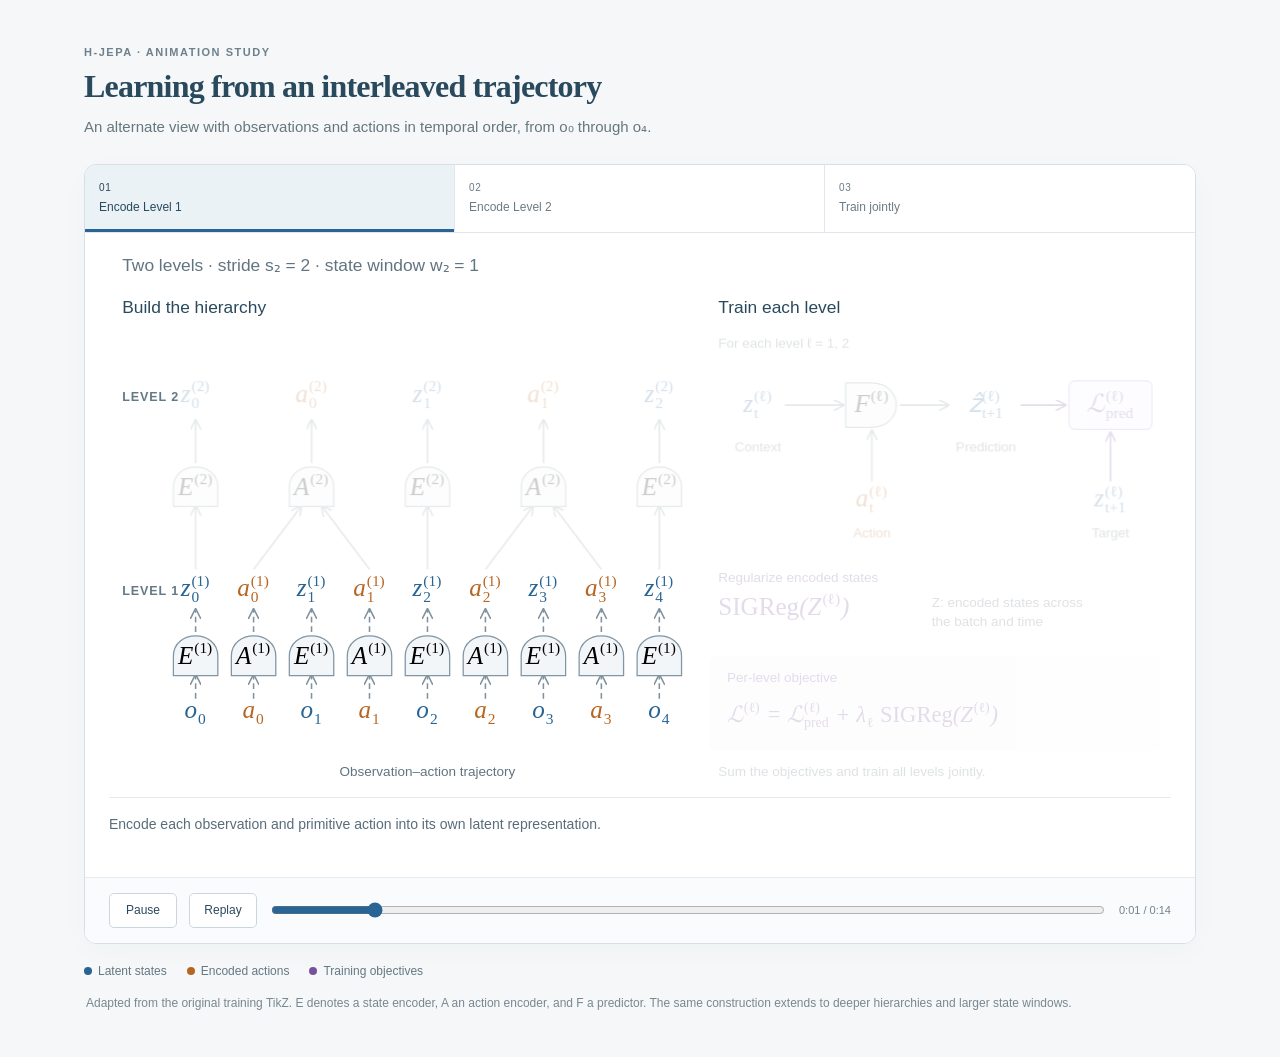
<file: assets/videos/hierarchical-training-interleaved.html>
<!doctype html>
<html lang="en">
<head>
<meta charset="utf-8">
<meta name="viewport" content="width=device-width, initial-scale=1">
<title>H-JEPA · Interleaved training animation</title>
<script>if (new URLSearchParams(location.search).has('embed')) document.documentElement.classList.add('embedded');</script>
<style>
:root { color-scheme: light; --ink:#29495d; --state:#286494; --action:#b76622; --cost:#77529c; --line:#b5c6d2; }
* { box-sizing:border-box; }
body { margin:0; background:#f5f7f8; color:var(--ink); font:15px/1.55 -apple-system,BlinkMacSystemFont,"Segoe UI",sans-serif; }
main { max-width:1160px; padding:44px 24px; margin:auto; }
.eyebrow { margin:0 0 6px; color:#6e808d; font-size:11px; font-weight:650; letter-spacing:.14em; text-transform:uppercase; }
h1 { margin:0; font:600 32px/1.2 Georgia,serif; letter-spacing:-.025em; }
.intro { margin:10px 0 25px; color:#667780; }
.card { background:white; border:1px solid #d7e0e6; border-radius:12px; overflow:hidden; box-shadow:0 8px 30px #29495d06; }
.steps { display:grid; grid-template-columns:repeat(3,1fr); border-bottom:1px solid #e1e7ec; }
button { font:inherit; cursor:pointer; }
.step { padding:15px 14px; border:0; border-right:1px solid #e1e7ec; background:white; color:#6c7b85; text-align:left; font-size:12px; transition:background .2s; }
.step:last-child { border-right:0; }
.step span { display:block; font-size:10px; letter-spacing:.08em; margin-bottom:3px; }
.step[aria-current="step"] { background:#eaf2f6; color:var(--ink); box-shadow:inset 0 -3px var(--state); }
.step:hover { background:#f2f6f8; }
:focus-visible { outline:3px solid #b76622; outline-offset:-3px; }
.diagram-scroll { overflow-x:auto; padding:4px 14px 0; }
svg { display:block; width:100%; height:auto; min-width:700px; }
svg text { font-family:-apple-system,BlinkMacSystemFont,"Segoe UI",sans-serif; fill:var(--ink); }
svg .math, svg .math text { font-family:"STIX Two Text","STIXGeneral","Cambria Math","Times New Roman",serif; font-style:italic; font-weight:400; font-size:26px; }
svg .math text { fill:inherit; white-space:pre; }
svg .math .math-script { font-size:16px; font-style:normal; }
svg .state { fill:var(--state); }
svg .action { fill:var(--action); }
svg .cost { fill:var(--cost); }
svg .small { font-size:14px; fill:#617480; }
svg .diagram-meta { font-size:18px; }
svg .label { font-size:14px; font-weight:500; }
svg .level { font-size:13px; font-weight:600; fill:#637986; letter-spacing:.07em; }
.wire { fill:none; stroke:#80929e; stroke-width:1.6; marker-end:url(#arrow); }
.wire.purple { stroke:var(--cost); marker-end:url(#purple-arrow); }
.gate { fill:#f3f6f8; stroke:#8195a3; stroke-width:1.3; }
.objective { fill:#f5f1fa; stroke:#b49cc9; stroke-width:1.3; }
[data-phase] { opacity:.2; transition:opacity .5s; }
[data-phase].done { opacity:.8; }
[data-phase].active { opacity:1; }
.active .wire { stroke-dasharray:6 4; animation:flow .8s linear infinite; }
@keyframes flow { to { stroke-dashoffset:-20; } }
.halo { fill:#eaf2f6; stroke:#94b5cc; stroke-width:1.2; }
.active .halo { animation:breathe 2s ease-in-out infinite; }
@keyframes breathe { 50% { stroke-width:3; } }
.execution { transition:opacity .5s; }
.description { margin:0 24px; border-top:1px solid #e5ebef; padding:16px 0; min-height:80px; }
.description p { color:#586c7a; margin:0; font-size:14px; max-width:690px; }
.controls { display:flex; align-items:center; gap:12px; padding:15px 24px; background:#fafbfc; border-top:1px solid #e5ebef; }
.control { padding:7px 14px; border:1px solid #cad6de; border-radius:5px; background:white; color:var(--ink); font-size:12px; min-width:68px; }
.control:hover { background:#eaf2f6; }
input[type=range] { flex:1; min-width:50px; accent-color:var(--state); cursor:pointer; }
.time { white-space:nowrap; font-size:11px; color:#71838f; font-variant-numeric:tabular-nums; }
.note { color:#778893; font-size:12px; margin:14px 2px 0; }
.legend { display:flex; gap:20px; flex-wrap:wrap; margin-top:18px; font-size:12px; color:#647885; }
.legend i { display:inline-block; width:8px; height:8px; border-radius:50%; margin-right:6px; }
.paused .active .wire,.paused .active .halo { animation-play-state:paused; }
@media(max-width:650px) {
 main { padding:24px 12px; } h1 { font-size:27px; } .intro { font-size:13px; }
 .step { padding:12px 8px; font-size:11px; } .step span { font-size:9px; }
 .description { margin:0 16px; min-height:116px; }
 .description p { font-size:13px; }
 .controls { padding:12px; gap:8px; } .control { padding:7px 10px; min-width:54px; }
 .time { display:none; } .diagram-scroll { padding:0 6px; }
}
@media(prefers-reduced-motion:reduce) { * { transition:none !important; } .active .wire,.active .halo { animation:none; } }
.embedded body { background:white; }
.embedded main { max-width:none; padding:0; }
.embedded .eyebrow,.embedded h1,.embedded .intro,.embedded .legend,.embedded .note { display:none; }
svg .panel-heading { font-size:18px; font-weight:500; }
.hierarchy-built .intermediate { opacity:.4; }
svg .math .math-upright { font-style:normal; }
</style>
</head>
<body>
<main>
<p class="eyebrow">H-JEPA · Animation study</p>
<h1>Learning from an interleaved trajectory</h1>
<p class="intro">An alternate view with observations and actions in temporal order, from o₀ through o₄.</p>
<div class="card" id="animation">
<nav class="steps" aria-label="Animation steps">
<button class="step" data-step="0" aria-current="step"><span>01</span>Encode Level 1</button>
<button class="step" data-step="1"><span>02</span>Encode Level 2</button>
<button class="step" data-step="2"><span>03</span>Train jointly</button>
</nav>
<div class="diagram-scroll" tabindex="0" role="region" aria-label="Training diagram; scroll horizontally on small screens">
<svg viewBox="0 0 1120 580" role="img" aria-labelledby="diagram-title diagram-desc">
<title id="diagram-title">Hierarchical training with interleaved observations and actions</title>
<desc id="diagram-desc">The input trajectory alternates o0, a0, o1, a1, o2, a2, o3, a3, o4. Level 1 encodes all five observations and four actions. With stride two and state window one, level 2 encodes states at times zero, two, and four into three states. Its first macro-action aggregates action embeddings zero and one; its second aggregates two and three. Every level trains with predictive loss and SIGReg, with gradients flowing through the hierarchy.</desc>
<defs>
 <marker id="arrow" markerWidth="7" markerHeight="7" refX="6" refY="3.5" orient="auto"><path d="M0 0L7 3.5L0 7" fill="none" stroke="#80929e"/></marker>
 <marker id="purple-arrow" markerWidth="7" markerHeight="7" refX="6" refY="3.5" orient="auto"><path d="M0 0L7 3.5L0 7" fill="none" stroke="#77529c"/></marker>
 <g id="encoder"><path class="gate" d="M-23 19V-1C-23-29 23-29 23-1V19Z"/></g>
 <g id="predictor"><path class="gate" d="M-27-23H-1C34-23 34 23-1 23H-27Z"/></g>
</defs>
<text x="24" y="35" class="small diagram-meta" text-anchor="start">Two levels · stride s₂ = 2 · state window w₂ = 1</text>
<text x="24" y="79" class="panel-heading" text-anchor="start">Build the hierarchy</text>
<text x="641" y="79" class="panel-heading" text-anchor="start">Train each level</text>
<text x="24" y="170" class="level" text-anchor="start">LEVEL 2</text>
<text x="24" y="371" class="level" text-anchor="start">LEVEL 1</text>
<g data-phase="0" data-also="1,2">
<g class="selected-state" data-input-kind="observation" data-input-index="0">
<text x="100" y="498" class="math state" text-anchor="middle" data-math="o_{0}">o_{0}</text>
<path class="wire" d="M100 478V454"/>
<use href="#encoder" x="100" y="435"/>
<text x="100" y="442" class="math " text-anchor="middle" data-math="E^{(1)}">E^{(1)}</text>
<path class="wire" d="M100 409V386"/>
<text x="100" y="372" class="math state" text-anchor="middle" data-math="z_{0}^{(1)}">z_{0}^{(1)}</text>
</g>
<g class="action-column" data-input-kind="action" data-input-index="0">
<text x="160" y="498" class="math action" text-anchor="middle" data-math="a_{0}">a_{0}</text>
<path class="wire" d="M160 478V454"/>
<use href="#encoder" x="160" y="435"/>
<text x="160" y="442" class="math " text-anchor="middle" data-math="A^{(1)}">A^{(1)}</text>
<path class="wire" d="M160 409V386"/>
<text x="160" y="372" class="math action" text-anchor="middle" data-math="a_{0}^{(1)}">a_{0}^{(1)}</text>
</g>
<g class="intermediate" data-input-kind="observation" data-input-index="1">
<text x="220" y="498" class="math state" text-anchor="middle" data-math="o_{1}">o_{1}</text>
<path class="wire" d="M220 478V454"/>
<use href="#encoder" x="220" y="435"/>
<text x="220" y="442" class="math " text-anchor="middle" data-math="E^{(1)}">E^{(1)}</text>
<path class="wire" d="M220 409V386"/>
<text x="220" y="372" class="math state" text-anchor="middle" data-math="z_{1}^{(1)}">z_{1}^{(1)}</text>
</g>
<g class="action-column" data-input-kind="action" data-input-index="1">
<text x="280" y="498" class="math action" text-anchor="middle" data-math="a_{1}">a_{1}</text>
<path class="wire" d="M280 478V454"/>
<use href="#encoder" x="280" y="435"/>
<text x="280" y="442" class="math " text-anchor="middle" data-math="A^{(1)}">A^{(1)}</text>
<path class="wire" d="M280 409V386"/>
<text x="280" y="372" class="math action" text-anchor="middle" data-math="a_{1}^{(1)}">a_{1}^{(1)}</text>
</g>
<g class="selected-state" data-input-kind="observation" data-input-index="2">
<text x="340" y="498" class="math state" text-anchor="middle" data-math="o_{2}">o_{2}</text>
<path class="wire" d="M340 478V454"/>
<use href="#encoder" x="340" y="435"/>
<text x="340" y="442" class="math " text-anchor="middle" data-math="E^{(1)}">E^{(1)}</text>
<path class="wire" d="M340 409V386"/>
<text x="340" y="372" class="math state" text-anchor="middle" data-math="z_{2}^{(1)}">z_{2}^{(1)}</text>
</g>
<g class="action-column" data-input-kind="action" data-input-index="2">
<text x="400" y="498" class="math action" text-anchor="middle" data-math="a_{2}">a_{2}</text>
<path class="wire" d="M400 478V454"/>
<use href="#encoder" x="400" y="435"/>
<text x="400" y="442" class="math " text-anchor="middle" data-math="A^{(1)}">A^{(1)}</text>
<path class="wire" d="M400 409V386"/>
<text x="400" y="372" class="math action" text-anchor="middle" data-math="a_{2}^{(1)}">a_{2}^{(1)}</text>
</g>
<g class="intermediate" data-input-kind="observation" data-input-index="3">
<text x="460" y="498" class="math state" text-anchor="middle" data-math="o_{3}">o_{3}</text>
<path class="wire" d="M460 478V454"/>
<use href="#encoder" x="460" y="435"/>
<text x="460" y="442" class="math " text-anchor="middle" data-math="E^{(1)}">E^{(1)}</text>
<path class="wire" d="M460 409V386"/>
<text x="460" y="372" class="math state" text-anchor="middle" data-math="z_{3}^{(1)}">z_{3}^{(1)}</text>
</g>
<g class="action-column" data-input-kind="action" data-input-index="3">
<text x="520" y="498" class="math action" text-anchor="middle" data-math="a_{3}">a_{3}</text>
<path class="wire" d="M520 478V454"/>
<use href="#encoder" x="520" y="435"/>
<text x="520" y="442" class="math " text-anchor="middle" data-math="A^{(1)}">A^{(1)}</text>
<path class="wire" d="M520 409V386"/>
<text x="520" y="372" class="math action" text-anchor="middle" data-math="a_{3}^{(1)}">a_{3}^{(1)}</text>
</g>
<g class="selected-state" data-input-kind="observation" data-input-index="4">
<text x="580" y="498" class="math state" text-anchor="middle" data-math="o_{4}">o_{4}</text>
<path class="wire" d="M580 478V454"/>
<use href="#encoder" x="580" y="435"/>
<text x="580" y="442" class="math " text-anchor="middle" data-math="E^{(1)}">E^{(1)}</text>
<path class="wire" d="M580 409V386"/>
<text x="580" y="372" class="math state" text-anchor="middle" data-math="z_{4}^{(1)}">z_{4}^{(1)}</text>
</g>
<text x="340" y="558" class="small" text-anchor="middle">Observation–action trajectory</text>
</g>
<g data-phase="1" data-also="2">
<g class="upper-state" data-source-time="0">
<path class="wire" d="M100 344V279"/>
<use href="#encoder" x="100" y="260"/>
<text x="100" y="267" class="math " text-anchor="middle" data-math="E^{(2)}">E^{(2)}</text>
<path class="wire" d="M100 234V190"/>
<text x="100" y="171" class="math state" text-anchor="middle" data-math="z_{0}^{(2)}">z_{0}^{(2)}</text>
</g>
<g class="upper-state" data-source-time="2">
<path class="wire" d="M340 344V279"/>
<use href="#encoder" x="340" y="260"/>
<text x="340" y="267" class="math " text-anchor="middle" data-math="E^{(2)}">E^{(2)}</text>
<path class="wire" d="M340 234V190"/>
<text x="340" y="171" class="math state" text-anchor="middle" data-math="z_{1}^{(2)}">z_{1}^{(2)}</text>
</g>
<g class="upper-state" data-source-time="4">
<path class="wire" d="M580 344V279"/>
<use href="#encoder" x="580" y="260"/>
<text x="580" y="267" class="math " text-anchor="middle" data-math="E^{(2)}">E^{(2)}</text>
<path class="wire" d="M580 234V190"/>
<text x="580" y="171" class="math state" text-anchor="middle" data-math="z_{2}^{(2)}">z_{2}^{(2)}</text>
</g>
<g class="upper-action" data-source-actions="0,1">
<path class="wire" d="M160 344L209 279"/>
<path class="wire" d="M280 344L231 279"/>
<use href="#encoder" x="220" y="260"/>
<text x="220" y="267" class="math " text-anchor="middle" data-math="A^{(2)}">A^{(2)}</text>
<path class="wire" d="M220 234V190"/>
<text x="220" y="171" class="math action" text-anchor="middle" data-math="a_{0}^{(2)}">a_{0}^{(2)}</text>
</g>
<g class="upper-action" data-source-actions="2,3">
<path class="wire" d="M400 344L449 279"/>
<path class="wire" d="M520 344L471 279"/>
<use href="#encoder" x="460" y="260"/>
<text x="460" y="267" class="math " text-anchor="middle" data-math="A^{(2)}">A^{(2)}</text>
<path class="wire" d="M460 234V190"/>
<text x="460" y="171" class="math action" text-anchor="middle" data-math="a_{1}^{(2)}">a_{1}^{(2)}</text>
</g>
</g>
<g data-phase="2">
<text x="641" y="115" class="small" text-anchor="start">For each level ℓ = 1, 2</text>
<text x="682" y="181" class="math state" text-anchor="middle" data-math="z_{t}^{(ℓ)}">z_{t}^{(ℓ)}</text>
<use href="#predictor" x="800" y="174"/>
<text x="800" y="181" class="math " text-anchor="middle" data-math="F^{(ℓ)}">F^{(ℓ)}</text>
<text x="918" y="181" class="math state" text-anchor="middle" data-math="ẑ_{t+1}^{(ℓ)}">ẑ_{t+1}^{(ℓ)}</text>
<rect x="1004" y="149" width="86" height="50" rx="6" class="objective"/>
<text x="1047" y="181" class="math cost" text-anchor="middle" data-math="ℒ_{pred}^{(ℓ)}">ℒ_{pred}^{(ℓ)}</text>
<path class="wire" d="M710 174H770"/>
<path class="wire" d="M829 174H879"/>
<path class="wire purple" d="M954 174H1000"/>
<text x="800" y="279" class="math action" text-anchor="middle" data-math="a_{t}^{(ℓ)}">a_{t}^{(ℓ)}</text>
<text x="1047" y="279" class="math state" text-anchor="middle" data-math="z_{t+1}^{(ℓ)}">z_{t+1}^{(ℓ)}</text>
<path class="wire" d="M800 253V201"/>
<path class="wire purple" d="M1047 253V203"/>
<text x="682" y="222" class="small" text-anchor="middle">Context</text>
<text x="918" y="222" class="small" text-anchor="middle">Prediction</text>
<text x="800" y="311" class="label action" text-anchor="middle">Action</text>
<text x="1047" y="311" class="small" text-anchor="middle">Target</text>
</g>
<g data-phase="2" data-delay="1.5">
<text x="641" y="357" class="label cost" text-anchor="start">Regularize encoded states</text>
<text x="641" y="391" class="math cost" text-anchor="start" data-math="SIGReg(Z^{(ℓ)})">SIGReg(Z^{(ℓ)})</text>
<text x="862" y="383" class="small" text-anchor="start">Z: encoded states across</text>
<text x="862" y="403" class="small" text-anchor="start">the batch and time</text>
</g>
<g data-phase="2" data-delay="2.5">
<rect x="632" y="434" width="466" height="98" rx="7" fill="#faf8fc"/>
<text x="650" y="461" class="label cost" text-anchor="start">Per-level objective</text>
<g transform="translate(650 502) scale(.9)">
<text x="0" y="0" class="math cost" text-anchor="start" data-math="ℒ^{(ℓ)} = ℒ_{pred}^{(ℓ)} + λ_{ℓ} SIGReg(Z^{(ℓ)})">ℒ^{(ℓ)} = ℒ_{pred}^{(ℓ)} + λ_{ℓ} SIGReg(Z^{(ℓ)})</text>
</g>
<text x="641" y="558" class="small" text-anchor="start">Sum the objectives and train all levels jointly.</text>
</g>

</svg>
</div>
<div class="description" aria-live="off">
<p id="step-description">Encode each observation and primitive action into its own latent representation.</p>
</div>
<div class="controls">
<button class="control" id="toggle" aria-label="Pause animation">Pause</button>
<button class="control" id="replay">Replay</button>
<input id="timeline" type="range" min="0" max="14" step="0.05" value="0" aria-label="Animation timeline, in seconds">
<span class="time" id="time">0:00 / 0:14</span>
</div>
</div>
<div class="legend" aria-label="Diagram legend"><span><i style="background:#286494"></i>Latent states</span><span><i style="background:#b76622"></i>Encoded actions</span><span><i style="background:#77529c"></i>Training objectives</span></div>
<p class="note">Adapted from the original training TikZ. E denotes a state encoder, A an action encoder, and F a predictor. The same construction extends to deeper hierarchies and larger state windows.</p>
<noscript><p>Enable JavaScript to play the animation. The diagram’s full description is available to screen readers.</p></noscript>
</main>
<script>
// Set mathematical indices with one font and explicit SVG baselines.
// Each original text label remains a readable fallback until fonts are ready.
function typesetDiagramMath() {
 const ns = 'http://www.w3.org/2000/svg';
 for (const source of document.querySelectorAll('svg text[data-math]')) {
  const group = document.createElementNS(ns, 'g');
  group.setAttribute('class', source.getAttribute('class'));
  group.setAttribute('role', 'img');
  group.setAttribute('aria-label', source.textContent);
  source.after(group);
  const addText = (text, x, y, script = false) => {
   const node = document.createElementNS(ns, 'text');
   for (const fragment of text.split(/(SIGReg)/)) {
    const span = document.createElementNS(ns, 'tspan');
    span.textContent = fragment;
    if (fragment === 'SIGReg') span.setAttribute('class', 'math-upright');
    node.append(span);
   }
   node.setAttribute('x', x);
   node.setAttribute('y', y);
   if (script) node.setAttribute('class', 'math-script');
   group.append(node);
   return node.getComputedTextLength();
  };
  let cursor = 0;
  for (const token of source.dataset.math.matchAll(/([^_^]+)((?:[_^]\{[^}]+\})*)/g)) {
   cursor += addText(token[1], cursor, 0);
   let scriptWidth = 0;
   for (const script of token[2].matchAll(/([_^])\{([^}]+)\}/g)) {
    scriptWidth = Math.max(scriptWidth, addText(script[2], cursor + 1, script[1] === '^' ? -11 : 6, true));
   }
   if (scriptWidth) cursor += scriptWidth + 2;
  }
  const anchor = source.getAttribute('text-anchor') || source.parentElement.getAttribute('text-anchor');
  const x = Number(source.getAttribute('x')) - (anchor === 'middle' ? cursor / 2 : anchor === 'end' ? cursor : 0);
  group.setAttribute('text-anchor', 'start');
  group.setAttribute('transform', `translate(${x},${source.getAttribute('y')})`);
  source.remove();
 }
}
document.fonts.ready.then(typesetDiagramMath);
const stages = [
 [
  "Encode Level 1",
  "Encode each observation and primitive action into its own latent representation."
 ],
 [
  "Encode Level 2",
  "Encode windows of lower-level states at the chosen stride, and aggregate the actions spanning each higher-level transition."
 ],
 [
  "Train jointly",
  "Train all levels with prediction losses and SIGReg, with gradients flowing through the hierarchy."
 ]
];
const stageDurations = [4, 4, 6];
const stageStarts = stageDurations.map((_, index) => stageDurations.slice(0, index).reduce((sum, seconds) => sum + seconds, 0));
const duration = stageDurations.reduce((sum, seconds) => sum + seconds, 0);
const card = document.querySelector('#animation');
const timeline = document.querySelector('#timeline');
timeline.max = duration;
const toggle = document.querySelector('#toggle');
const steps = [...document.querySelectorAll('[data-step]')];
const groups = [...document.querySelectorAll('[data-phase]')];
const motion = matchMedia('(prefers-reduced-motion: reduce)');
let frameVisible = window.parent === window;
let playing = frameVisible && !motion.matches, elapsed = 0, previousTime = null, currentStage = -1;
function render() {
 const nextStage = stageStarts.findIndex(start => start > elapsed);
 const stage = nextStage === -1 ? stages.length - 1 : nextStage - 1;
 const stageElapsed = elapsed - stageStarts[stage];
 card.classList.toggle('hierarchy-built', stage >= 1);
 for (const group of groups) {
  const first = Number(group.dataset.phase);
  const active = (first === stage && stageElapsed >= Number(group.dataset.delay || 0)) || (group.dataset.also || '').split(',').filter(Boolean).map(Number).includes(stage);
  group.classList.toggle('active', active);
  group.classList.toggle('done', !active && first < stage);
 }
 if (stage !== currentStage) {
  currentStage = stage;
  for (const button of steps) {
   if (Number(button.dataset.step) === stage) button.setAttribute('aria-current', 'step');
   else button.removeAttribute('aria-current');
  }
  document.querySelector('#step-description').textContent = stages[stage][1];
 }
 timeline.value = elapsed;
 timeline.setAttribute('aria-valuetext', `${Math.floor(elapsed)} seconds: ${stages[stage][0]}`);
 document.querySelector('#time').textContent = `0:${String(Math.floor(elapsed)).padStart(2, '0')} / 0:${duration}`;
}
function setPlaying(value) {
 playing = value;
 previousTime = null;
 card.classList.toggle('paused', !playing);
 toggle.textContent = playing ? 'Pause' : 'Play';
 toggle.setAttribute('aria-label', playing ? 'Pause animation' : 'Play animation');
}
window.addEventListener('message', event => {
 if (window.parent === window || event.source !== window.parent || event.origin !== location.origin) return;
 if (event.data?.type !== 'hjepa-animation-visibility' || typeof event.data.visible !== 'boolean') return;
 if (frameVisible === event.data.visible) return;
 frameVisible = event.data.visible;
 elapsed = 0;
 setPlaying(frameVisible && !motion.matches);
 render();
});
toggle.addEventListener('click', () => setPlaying(!playing));
document.querySelector('#replay').addEventListener('click', () => { elapsed = 0; setPlaying(true); render(); });
for (const button of steps) button.addEventListener('click', () => { elapsed = stageStarts[Number(button.dataset.step)]; setPlaying(false); render(); });
timeline.addEventListener('input', () => { elapsed = Number(timeline.value); setPlaying(false); render(); });
motion.addEventListener('change', event => { if (event.matches) setPlaying(false); });
document.addEventListener('visibilitychange', () => { previousTime = null; });
function tick(now) {
 if (playing && frameVisible && !document.hidden) {
  if (previousTime !== null) elapsed = (elapsed + Math.min((now - previousTime) / 1000, .1)) % duration;
  previousTime = now;
  render();
 }
 requestAnimationFrame(tick);
}
setPlaying(playing);
render();
requestAnimationFrame(tick);
</script>
</body>
</html>
</file>
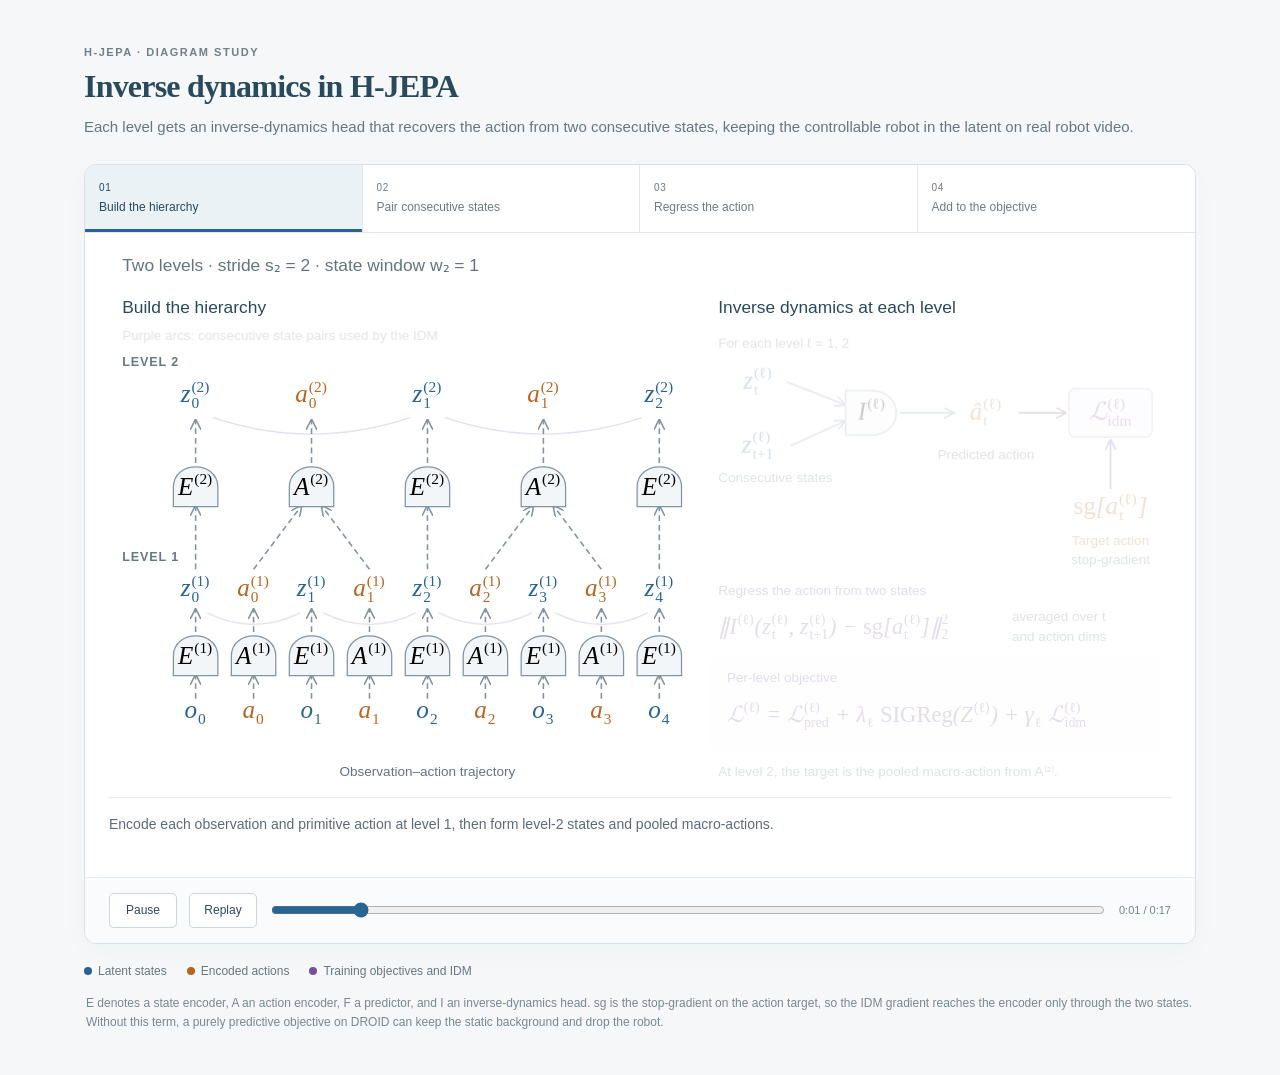
<file: assets/videos/idm-schema.html>
<!doctype html>
<html lang="en">
<head>
<meta charset="utf-8">
<meta name="viewport" content="width=device-width, initial-scale=1">
<title>Inverse dynamics in H-JEPA</title>
<script>if (new URLSearchParams(location.search).has('embed')) document.documentElement.classList.add('embedded');</script>
<style>
:root { color-scheme: light; --ink:#29495d; --state:#286494; --action:#b76622; --cost:#77529c; --line:#b5c6d2; }
* { box-sizing:border-box; }
body { margin:0; background:#f5f7f8; color:var(--ink); font:15px/1.55 -apple-system,BlinkMacSystemFont,"Segoe UI",sans-serif; }
main { max-width:1160px; padding:44px 24px; margin:auto; }
.eyebrow { margin:0 0 6px; color:#6e808d; font-size:11px; font-weight:650; letter-spacing:.14em; text-transform:uppercase; }
h1 { margin:0; font:600 32px/1.2 Georgia,serif; letter-spacing:-.025em; }
.intro { margin:10px 0 25px; color:#667780; }
.card { background:white; border:1px solid #d7e0e6; border-radius:12px; overflow:hidden; box-shadow:0 8px 30px #29495d06; }
.steps { display:grid; grid-template-columns:repeat(4,1fr); border-bottom:1px solid #e1e7ec; }
button { font:inherit; cursor:pointer; }
.step { padding:15px 14px; border:0; border-right:1px solid #e1e7ec; background:white; color:#6c7b85; text-align:left; font-size:12px; transition:background .2s; }
.step:last-child { border-right:0; }
.step span { display:block; font-size:10px; letter-spacing:.08em; margin-bottom:3px; }
.step[aria-current="step"] { background:#eaf2f6; color:var(--ink); box-shadow:inset 0 -3px var(--state); }
.step:hover { background:#f2f6f8; }
:focus-visible { outline:3px solid #b76622; outline-offset:-3px; }
.diagram-scroll { overflow-x:auto; padding:4px 14px 0; }
svg { display:block; width:100%; height:auto; min-width:700px; }
svg text { font-family:-apple-system,BlinkMacSystemFont,"Segoe UI",sans-serif; fill:var(--ink); }
svg .math, svg .math text { font-family:"STIX Two Text","STIXGeneral","Cambria Math","Times New Roman",serif; font-style:italic; font-weight:400; font-size:26px; }
svg .math text { fill:inherit; white-space:pre; }
svg .math .math-script { font-size:16px; font-style:normal; }
svg .state { fill:var(--state); }
svg .action { fill:var(--action); }
svg .cost { fill:var(--cost); }
svg .small { font-size:14px; fill:#617480; }
svg .diagram-meta { font-size:18px; }
svg .label { font-size:14px; font-weight:500; }
svg .level { font-size:13px; font-weight:600; fill:#637986; letter-spacing:.07em; }
.wire { fill:none; stroke:#80929e; stroke-width:1.6; marker-end:url(#arrow); }
.wire.purple { stroke:var(--cost); marker-end:url(#purple-arrow); }
.gate { fill:#f3f6f8; stroke:#8195a3; stroke-width:1.3; }
.objective { fill:#f5f1fa; stroke:#b49cc9; stroke-width:1.3; }
[data-phase] { opacity:.2; transition:opacity .5s; }
[data-phase].done { opacity:.8; }
[data-phase].active { opacity:1; }
.active .wire { stroke-dasharray:6 4; animation:flow .8s linear infinite; }
@keyframes flow { to { stroke-dashoffset:-20; } }
.halo { fill:#eaf2f6; stroke:#94b5cc; stroke-width:1.2; }
.active .halo { animation:breathe 2s ease-in-out infinite; }
@keyframes breathe { 50% { stroke-width:3; } }
.execution { transition:opacity .5s; }
.description { margin:0 24px; border-top:1px solid #e5ebef; padding:16px 0; min-height:80px; }
.description p { color:#586c7a; margin:0; font-size:14px; max-width:690px; }
.controls { display:flex; align-items:center; gap:12px; padding:15px 24px; background:#fafbfc; border-top:1px solid #e5ebef; }
.control { padding:7px 14px; border:1px solid #cad6de; border-radius:5px; background:white; color:var(--ink); font-size:12px; min-width:68px; }
.control:hover { background:#eaf2f6; }
input[type=range] { flex:1; min-width:50px; accent-color:var(--state); cursor:pointer; }
.time { white-space:nowrap; font-size:11px; color:#71838f; font-variant-numeric:tabular-nums; }
.note { color:#778893; font-size:12px; margin:14px 2px 0; }
.legend { display:flex; gap:20px; flex-wrap:wrap; margin-top:18px; font-size:12px; color:#647885; }
.legend i { display:inline-block; width:8px; height:8px; border-radius:50%; margin-right:6px; }
.paused .active .wire,.paused .active .halo { animation-play-state:paused; }
@media(max-width:650px) {
 main { padding:24px 12px; } h1 { font-size:27px; } .intro { font-size:13px; }
 .step { padding:12px 8px; font-size:11px; } .step span { font-size:9px; }
 .description { margin:0 16px; min-height:116px; }
 .description p { font-size:13px; }
 .controls { padding:12px; gap:8px; } .control { padding:7px 10px; min-width:54px; }
 .time { display:none; } .diagram-scroll { padding:0 6px; }
}
@media(prefers-reduced-motion:reduce) { * { transition:none !important; } .active .wire,.active .halo { animation:none; } }
.embedded body { background:white; }
.embedded main { max-width:none; padding:0; }
.embedded .eyebrow,.embedded h1,.embedded .intro,.embedded .legend,.embedded .note { display:none; }
svg .panel-heading { font-size:18px; font-weight:500; }
.hierarchy-built .intermediate { opacity:.4; }
svg .math .math-upright { font-style:normal; }
.idm-gate .gate { fill:#f5f1fa; stroke:#b49cc9; }
.idm-pair { fill:none; stroke:var(--cost); stroke-width:1.4; opacity:.9; }
.active .idm-pair { stroke-dasharray:6 4; animation:flow .8s linear infinite; }
.paused .active .idm-pair { animation-play-state:paused; }
@media(prefers-reduced-motion:reduce) { .active .idm-pair { animation:none; } }
</style>
</head>
<body>
<main>
<p class="eyebrow">H-JEPA · Diagram study</p>
<h1>Inverse dynamics in H-JEPA</h1>
<p class="intro">Each level gets an inverse-dynamics head that recovers the action from two consecutive states, keeping the controllable robot in the latent on real robot video.</p>
<div class="card" id="animation">
<nav class="steps" aria-label="Animation steps">
<button class="step" data-step="0" aria-current="step"><span>01</span>Build the hierarchy</button>
<button class="step" data-step="1"><span>02</span>Pair consecutive states</button>
<button class="step" data-step="2"><span>03</span>Regress the action</button>
<button class="step" data-step="3"><span>04</span>Add to the objective</button>
</nav>
<div class="diagram-scroll" tabindex="0" role="region" aria-label="Inverse-dynamics diagram; scroll horizontally on small screens">
<svg viewBox="0 0 1120 580" role="img" aria-labelledby="diagram-title diagram-desc">
<title id="diagram-title">Inverse-dynamics heads at each level of H-JEPA</title>
<desc id="diagram-desc">Left: the two-level hierarchy built from the trajectory o0, a0, o1, a1, o2, a2, o3, a3, o4, with purple arcs marking each pair of consecutive states and the action between them. At level 1 every consecutive pair is used, including states that do not reach level 2. At level 2 the pairs are z0, z1 with macro-action a0, and z1, z2 with macro-action a1. Right: at each level, an inverse-dynamics head I takes two consecutive latent states and predicts the action; the prediction is regressed onto the stop-gradient action target. The resulting loss is added to the per-level objective with weight gamma.</desc>
<defs>
 <marker id="arrow" markerWidth="7" markerHeight="7" refX="6" refY="3.5" orient="auto"><path d="M0 0L7 3.5L0 7" fill="none" stroke="#80929e"/></marker>
 <marker id="purple-arrow" markerWidth="7" markerHeight="7" refX="6" refY="3.5" orient="auto"><path d="M0 0L7 3.5L0 7" fill="none" stroke="#77529c"/></marker>
 <g id="encoder"><path class="gate" d="M-23 19V-1C-23-29 23-29 23-1V19Z"/></g>
 <g id="predictor"><path class="gate" d="M-27-23H-1C34-23 34 23-1 23H-27Z"/></g>
</defs>
<text x="24" y="35" class="small diagram-meta" text-anchor="start">Two levels · stride s₂ = 2 · state window w₂ = 1</text>
<text x="24" y="79" class="panel-heading" text-anchor="start">Build the hierarchy</text>
<text x="641" y="79" class="panel-heading" text-anchor="start">Inverse dynamics at each level</text>
<text x="24" y="134" class="level" text-anchor="start">LEVEL 2</text>
<text x="24" y="335" class="level" text-anchor="start">LEVEL 1</text>
<g data-phase="1" aria-hidden="true">
<text x="24" y="107" class="small cost" text-anchor="start">Purple arcs: consecutive state pairs used by the IDM</text>
<path class="idm-pair" d="M112 389Q160 413 208 389"/>
<path class="idm-pair" d="M232 389Q280 413 328 389"/>
<path class="idm-pair" d="M352 389Q400 413 448 389"/>
<path class="idm-pair" d="M472 389Q520 413 568 389"/>
</g>
<g data-phase="1" data-delay="1.5" aria-hidden="true">
<path class="idm-pair" d="M118 187Q220 221 322 187"/>
<path class="idm-pair" d="M358 187Q460 221 562 187"/>
</g>
<g data-phase="0">
<g class="selected-state" data-input-kind="observation" data-input-index="0">
<text x="100" y="498" class="math state" text-anchor="middle" data-math="o_{0}">o_{0}</text>
<path class="wire" d="M100 478V454"/>
<use href="#encoder" x="100" y="435"/>
<text x="100" y="442" class="math " text-anchor="middle" data-math="E^{(1)}">E^{(1)}</text>
<path class="wire" d="M100 409V386"/>
<text x="100" y="372" class="math state" text-anchor="middle" data-math="z_{0}^{(1)}">z_{0}^{(1)}</text>
</g>
<g class="action-column" data-input-kind="action" data-input-index="0">
<text x="160" y="498" class="math action" text-anchor="middle" data-math="a_{0}">a_{0}</text>
<path class="wire" d="M160 478V454"/>
<use href="#encoder" x="160" y="435"/>
<text x="160" y="442" class="math " text-anchor="middle" data-math="A^{(1)}">A^{(1)}</text>
<path class="wire" d="M160 409V386"/>
<text x="160" y="372" class="math action" text-anchor="middle" data-math="a_{0}^{(1)}">a_{0}^{(1)}</text>
</g>
<g class="intermediate" data-input-kind="observation" data-input-index="1">
<text x="220" y="498" class="math state" text-anchor="middle" data-math="o_{1}">o_{1}</text>
<path class="wire" d="M220 478V454"/>
<use href="#encoder" x="220" y="435"/>
<text x="220" y="442" class="math " text-anchor="middle" data-math="E^{(1)}">E^{(1)}</text>
<path class="wire" d="M220 409V386"/>
<text x="220" y="372" class="math state" text-anchor="middle" data-math="z_{1}^{(1)}">z_{1}^{(1)}</text>
</g>
<g class="action-column" data-input-kind="action" data-input-index="1">
<text x="280" y="498" class="math action" text-anchor="middle" data-math="a_{1}">a_{1}</text>
<path class="wire" d="M280 478V454"/>
<use href="#encoder" x="280" y="435"/>
<text x="280" y="442" class="math " text-anchor="middle" data-math="A^{(1)}">A^{(1)}</text>
<path class="wire" d="M280 409V386"/>
<text x="280" y="372" class="math action" text-anchor="middle" data-math="a_{1}^{(1)}">a_{1}^{(1)}</text>
</g>
<g class="selected-state" data-input-kind="observation" data-input-index="2">
<text x="340" y="498" class="math state" text-anchor="middle" data-math="o_{2}">o_{2}</text>
<path class="wire" d="M340 478V454"/>
<use href="#encoder" x="340" y="435"/>
<text x="340" y="442" class="math " text-anchor="middle" data-math="E^{(1)}">E^{(1)}</text>
<path class="wire" d="M340 409V386"/>
<text x="340" y="372" class="math state" text-anchor="middle" data-math="z_{2}^{(1)}">z_{2}^{(1)}</text>
</g>
<g class="action-column" data-input-kind="action" data-input-index="2">
<text x="400" y="498" class="math action" text-anchor="middle" data-math="a_{2}">a_{2}</text>
<path class="wire" d="M400 478V454"/>
<use href="#encoder" x="400" y="435"/>
<text x="400" y="442" class="math " text-anchor="middle" data-math="A^{(1)}">A^{(1)}</text>
<path class="wire" d="M400 409V386"/>
<text x="400" y="372" class="math action" text-anchor="middle" data-math="a_{2}^{(1)}">a_{2}^{(1)}</text>
</g>
<g class="intermediate" data-input-kind="observation" data-input-index="3">
<text x="460" y="498" class="math state" text-anchor="middle" data-math="o_{3}">o_{3}</text>
<path class="wire" d="M460 478V454"/>
<use href="#encoder" x="460" y="435"/>
<text x="460" y="442" class="math " text-anchor="middle" data-math="E^{(1)}">E^{(1)}</text>
<path class="wire" d="M460 409V386"/>
<text x="460" y="372" class="math state" text-anchor="middle" data-math="z_{3}^{(1)}">z_{3}^{(1)}</text>
</g>
<g class="action-column" data-input-kind="action" data-input-index="3">
<text x="520" y="498" class="math action" text-anchor="middle" data-math="a_{3}">a_{3}</text>
<path class="wire" d="M520 478V454"/>
<use href="#encoder" x="520" y="435"/>
<text x="520" y="442" class="math " text-anchor="middle" data-math="A^{(1)}">A^{(1)}</text>
<path class="wire" d="M520 409V386"/>
<text x="520" y="372" class="math action" text-anchor="middle" data-math="a_{3}^{(1)}">a_{3}^{(1)}</text>
</g>
<g class="selected-state" data-input-kind="observation" data-input-index="4">
<text x="580" y="498" class="math state" text-anchor="middle" data-math="o_{4}">o_{4}</text>
<path class="wire" d="M580 478V454"/>
<use href="#encoder" x="580" y="435"/>
<text x="580" y="442" class="math " text-anchor="middle" data-math="E^{(1)}">E^{(1)}</text>
<path class="wire" d="M580 409V386"/>
<text x="580" y="372" class="math state" text-anchor="middle" data-math="z_{4}^{(1)}">z_{4}^{(1)}</text>
</g>
<text x="340" y="558" class="small" text-anchor="middle">Observation–action trajectory</text>
</g>
<g data-phase="0" data-delay="1.5">
<g class="upper-state" data-source-time="0">
<path class="wire" d="M100 344V279"/>
<use href="#encoder" x="100" y="260"/>
<text x="100" y="267" class="math " text-anchor="middle" data-math="E^{(2)}">E^{(2)}</text>
<path class="wire" d="M100 234V190"/>
<text x="100" y="171" class="math state" text-anchor="middle" data-math="z_{0}^{(2)}">z_{0}^{(2)}</text>
</g>
<g class="upper-state" data-source-time="2">
<path class="wire" d="M340 344V279"/>
<use href="#encoder" x="340" y="260"/>
<text x="340" y="267" class="math " text-anchor="middle" data-math="E^{(2)}">E^{(2)}</text>
<path class="wire" d="M340 234V190"/>
<text x="340" y="171" class="math state" text-anchor="middle" data-math="z_{1}^{(2)}">z_{1}^{(2)}</text>
</g>
<g class="upper-state" data-source-time="4">
<path class="wire" d="M580 344V279"/>
<use href="#encoder" x="580" y="260"/>
<text x="580" y="267" class="math " text-anchor="middle" data-math="E^{(2)}">E^{(2)}</text>
<path class="wire" d="M580 234V190"/>
<text x="580" y="171" class="math state" text-anchor="middle" data-math="z_{2}^{(2)}">z_{2}^{(2)}</text>
</g>
<g class="upper-action" data-source-actions="0,1">
<path class="wire" d="M160 344L209 279"/>
<path class="wire" d="M280 344L231 279"/>
<use href="#encoder" x="220" y="260"/>
<text x="220" y="267" class="math " text-anchor="middle" data-math="A^{(2)}">A^{(2)}</text>
<path class="wire" d="M220 234V190"/>
<text x="220" y="171" class="math action" text-anchor="middle" data-math="a_{0}^{(2)}">a_{0}^{(2)}</text>
</g>
<g class="upper-action" data-source-actions="2,3">
<path class="wire" d="M400 344L449 279"/>
<path class="wire" d="M520 344L471 279"/>
<use href="#encoder" x="460" y="260"/>
<text x="460" y="267" class="math " text-anchor="middle" data-math="A^{(2)}">A^{(2)}</text>
<path class="wire" d="M460 234V190"/>
<text x="460" y="171" class="math action" text-anchor="middle" data-math="a_{1}^{(2)}">a_{1}^{(2)}</text>
</g>
</g>
<g data-phase="2">
<text x="641" y="115" class="small" text-anchor="start">For each level ℓ = 1, 2</text>
<text x="682" y="157" class="math state" text-anchor="middle" data-math="z_{t}^{(ℓ)}">z_{t}^{(ℓ)}</text>
<text x="682" y="223" class="math state" text-anchor="middle" data-math="z_{t+1}^{(ℓ)}">z_{t+1}^{(ℓ)}</text>
<path class="wire" d="M712 150L771 173"/>
<path class="wire" d="M716 216L771 191"/>
<g class="idm-gate"><use href="#predictor" x="800" y="182"/></g>
<text x="800" y="189" class="math " text-anchor="middle" data-math="I^{(ℓ)}">I^{(ℓ)}</text>
<text x="918" y="189" class="math action" text-anchor="middle" data-math="â_{t}^{(ℓ)}">â_{t}^{(ℓ)}</text>
<rect x="1004" y="157" width="86" height="50" rx="6" class="objective"/>
<text x="1047" y="189" class="math cost" text-anchor="middle" data-math="ℒ_{idm}^{(ℓ)}">ℒ_{idm}^{(ℓ)}</text>
<path class="wire" d="M829 182H884"/>
<path class="wire purple" d="M952 182H1000"/>
<text x="1047" y="287" class="math action" text-anchor="middle" data-math="sg[a_{t}^{(ℓ)}]">sg[a_{t}^{(ℓ)}]</text>
<path class="wire purple" d="M1047 261V211"/>
<text x="641" y="254" class="small" text-anchor="start">Consecutive states</text>
<text x="918" y="230" class="small" text-anchor="middle">Predicted action</text>
<text x="1047" y="319" class="label action" text-anchor="middle">Target action</text>
<text x="1047" y="339" class="small" text-anchor="middle">stop-gradient</text>
</g>
<g data-phase="2" data-delay="2.5">
<text x="641" y="371" class="label cost" text-anchor="start">Regress the action from two states</text>
<g transform="translate(641 411) scale(.9)">
<text x="0" y="0" class="math cost" text-anchor="start" data-math="‖I^{(ℓ)}(z_{t}^{(ℓ)}, z_{t+1}^{(ℓ)}) − sg[a_{t}^{(ℓ)}]‖_{2}^{2}">‖I^{(ℓ)}(z_{t}^{(ℓ)}, z_{t+1}^{(ℓ)}) − sg[a_{t}^{(ℓ)}]‖_{2}^{2}</text>
</g>
<text x="945" y="398" class="small" text-anchor="start">averaged over t</text>
<text x="945" y="418" class="small" text-anchor="start">and action dims</text>
</g>
<g data-phase="3">
<rect x="632" y="434" width="466" height="98" rx="7" fill="#faf8fc"/>
<text x="650" y="461" class="label cost" text-anchor="start">Per-level objective</text>
<g transform="translate(650 502) scale(.9)">
<text x="0" y="0" class="math cost" text-anchor="start" data-math="ℒ^{(ℓ)} = ℒ_{pred}^{(ℓ)} + λ_{ℓ} SIGReg(Z^{(ℓ)}) + γ_{ℓ} ℒ_{idm}^{(ℓ)}">ℒ^{(ℓ)} = ℒ_{pred}^{(ℓ)} + λ_{ℓ} SIGReg(Z^{(ℓ)}) + γ_{ℓ} ℒ_{idm}^{(ℓ)}</text>
</g>
<text x="641" y="558" class="small" text-anchor="start">At level 2, the target is the pooled macro-action from A⁽²⁾.</text>
</g>

</svg>
</div>
<div class="description" aria-live="off">
<p id="step-description">Encode each observation and primitive action at level 1, then form level-2 states and pooled macro-actions.</p>
</div>
<div class="controls">
<button class="control" id="toggle" aria-label="Pause animation">Pause</button>
<button class="control" id="replay">Replay</button>
<input id="timeline" type="range" min="0" max="14" step="0.05" value="0" aria-label="Animation timeline, in seconds">
<span class="time" id="time">0:00 / 0:14</span>
</div>
</div>
<div class="legend" aria-label="Diagram legend"><span><i style="background:#286494"></i>Latent states</span><span><i style="background:#b76622"></i>Encoded actions</span><span><i style="background:#77529c"></i>Training objectives and IDM</span></div>
<p class="note">E denotes a state encoder, A an action encoder, F a predictor, and I an inverse-dynamics head. sg is the stop-gradient on the action target, so the IDM gradient reaches the encoder only through the two states. Without this term, a purely predictive objective on DROID can keep the static background and drop the robot.</p>
<noscript><p>Enable JavaScript to play the animation. The diagram’s full description is available to screen readers.</p></noscript>
</main>
<script>
// Set mathematical indices with one font and explicit SVG baselines.
// Each original text label remains a readable fallback until fonts are ready.
function typesetDiagramMath() {
 const ns = 'http://www.w3.org/2000/svg';
 for (const source of document.querySelectorAll('svg text[data-math]')) {
  const group = document.createElementNS(ns, 'g');
  group.setAttribute('class', source.getAttribute('class'));
  group.setAttribute('role', 'img');
  group.setAttribute('aria-label', source.textContent);
  source.after(group);
  const addText = (text, x, y, script = false) => {
   const node = document.createElementNS(ns, 'text');
   for (const fragment of text.split(/(SIGReg|sg)/)) {
    const span = document.createElementNS(ns, 'tspan');
    span.textContent = fragment;
    if (fragment === 'SIGReg' || fragment === 'sg') span.setAttribute('class', 'math-upright');
    node.append(span);
   }
   node.setAttribute('x', x);
   node.setAttribute('y', y);
   if (script) node.setAttribute('class', 'math-script');
   group.append(node);
   return node.getComputedTextLength();
  };
  let cursor = 0;
  for (const token of source.dataset.math.matchAll(/([^_^]+)((?:[_^]\{[^}]+\})*)/g)) {
   cursor += addText(token[1], cursor, 0);
   let scriptWidth = 0;
   for (const script of token[2].matchAll(/([_^])\{([^}]+)\}/g)) {
    scriptWidth = Math.max(scriptWidth, addText(script[2], cursor + 1, script[1] === '^' ? -11 : 6, true));
   }
   if (scriptWidth) cursor += scriptWidth + 2;
  }
  const anchor = source.getAttribute('text-anchor') || source.parentElement.getAttribute('text-anchor');
  const x = Number(source.getAttribute('x')) - (anchor === 'middle' ? cursor / 2 : anchor === 'end' ? cursor : 0);
  group.setAttribute('text-anchor', 'start');
  group.setAttribute('transform', `translate(${x},${source.getAttribute('y')})`);
  source.remove();
 }
}
document.fonts.ready.then(typesetDiagramMath);
const stages = [
 [
  "Build the hierarchy",
  "Encode each observation and primitive action at level 1, then form level-2 states and pooled macro-actions."
 ],
 [
  "Pair consecutive states",
  "At each level, group every pair of consecutive states with the action between them. Level 1 uses all consecutive states, including those that do not reach level 2."
 ],
 [
  "Regress the action",
  "An inverse-dynamics head predicts the action from the two states. The action target is under stop-gradient, so the gradient reaches the encoder only through the states."
 ],
 [
  "Add to the objective",
  "Add the inverse-dynamics loss to each level's prediction loss and SIGReg, then train all levels jointly."
 ]
];
const stageDurations = [4, 4, 5, 4];
const stageStarts = stageDurations.map((_, index) => stageDurations.slice(0, index).reduce((sum, seconds) => sum + seconds, 0));
const duration = stageDurations.reduce((sum, seconds) => sum + seconds, 0);
const card = document.querySelector('#animation');
const timeline = document.querySelector('#timeline');
timeline.max = duration;
const toggle = document.querySelector('#toggle');
const steps = [...document.querySelectorAll('[data-step]')];
const groups = [...document.querySelectorAll('[data-phase]')];
const motion = matchMedia('(prefers-reduced-motion: reduce)');
let frameVisible = window.parent === window;
let playing = frameVisible && !motion.matches, elapsed = 0, previousTime = null, currentStage = -1;
function render() {
 const nextStage = stageStarts.findIndex(start => start > elapsed);
 const stage = nextStage === -1 ? stages.length - 1 : nextStage - 1;
 const stageElapsed = elapsed - stageStarts[stage];
 card.classList.toggle('hierarchy-built', stage >= 1);
 for (const group of groups) {
  const first = Number(group.dataset.phase);
  const active = (first === stage && stageElapsed >= Number(group.dataset.delay || 0)) || (group.dataset.also || '').split(',').filter(Boolean).map(Number).includes(stage);
  group.classList.toggle('active', active);
  group.classList.toggle('done', !active && first < stage);
 }
 if (stage !== currentStage) {
  currentStage = stage;
  for (const button of steps) {
   if (Number(button.dataset.step) === stage) button.setAttribute('aria-current', 'step');
   else button.removeAttribute('aria-current');
  }
  document.querySelector('#step-description').textContent = stages[stage][1];
 }
 timeline.value = elapsed;
 timeline.setAttribute('aria-valuetext', `${Math.floor(elapsed)} seconds: ${stages[stage][0]}`);
 document.querySelector('#time').textContent = `0:${String(Math.floor(elapsed)).padStart(2, '0')} / 0:${duration}`;
}
function setPlaying(value) {
 playing = value;
 previousTime = null;
 card.classList.toggle('paused', !playing);
 toggle.textContent = playing ? 'Pause' : 'Play';
 toggle.setAttribute('aria-label', playing ? 'Pause animation' : 'Play animation');
}
window.addEventListener('message', event => {
 if (window.parent === window || event.source !== window.parent || event.origin !== location.origin) return;
 if (event.data?.type !== 'hjepa-animation-visibility' || typeof event.data.visible !== 'boolean') return;
 if (frameVisible === event.data.visible) return;
 frameVisible = event.data.visible;
 elapsed = 0;
 setPlaying(frameVisible && !motion.matches);
 render();
});
toggle.addEventListener('click', () => setPlaying(!playing));
document.querySelector('#replay').addEventListener('click', () => { elapsed = 0; setPlaying(true); render(); });
for (const button of steps) button.addEventListener('click', () => { elapsed = stageStarts[Number(button.dataset.step)]; setPlaying(false); render(); });
timeline.addEventListener('input', () => { elapsed = Number(timeline.value); setPlaying(false); render(); });
motion.addEventListener('change', event => { if (event.matches) setPlaying(false); });
document.addEventListener('visibilitychange', () => { previousTime = null; });
function tick(now) {
 if (playing && frameVisible && !document.hidden) {
  if (previousTime !== null) elapsed = (elapsed + Math.min((now - previousTime) / 1000, .1)) % duration;
  previousTime = now;
  render();
 }
 requestAnimationFrame(tick);
}
setPlaying(playing);
render();
requestAnimationFrame(tick);
</script>
</body>
</html>
</file>
<file: styles.css>
:root {
  --text: #1a1a1a;
  --muted: #656565;
  --accent: #285a79;
  --accent-soft: #edf3f7;
  --border: #e6e6e6;
  --serif: "Crimson Pro", Georgia, "Times New Roman", serif;
  --sans: "Inter", -apple-system, BlinkMacSystemFont, "Segoe UI", sans-serif;
}
*, *::before, *::after { box-sizing: border-box; }
html { scroll-behavior: smooth; scroll-padding-top: 28px; }
body { margin: 0; background: #fff; color: var(--text); font: 16px/1.75 var(--sans); -webkit-font-smoothing: antialiased; }
::selection { background: #dce9f1; }
a { color: inherit; text-underline-offset: 3px; }
a:hover { color: var(--accent); }
button { font: inherit; }
a, button, summary { -webkit-tap-highlight-color: transparent; }
:focus-visible { outline: 2px solid var(--accent); outline-offset: 5px; }
.skip-link { position: fixed; top: 12px; left: 12px; z-index: 10; padding: 8px 16px; background: #fff; transform: translateY(-180%); }
.skip-link:focus { transform: none; }
.reading-progress { position: fixed; top: 0; left: 0; z-index: 9; width: 100%; height: 3px; background: var(--accent); transform: scaleX(0); transform-origin: left; }
.wrap { max-width: 860px; margin: auto; padding: 0 24px; }
.hero { padding: 77px 0 12px; text-align: center; }
h1, h2, h3 { font-family: var(--serif); color: var(--text); }
h1 { margin: 0 0 25px; font-size: 43px; line-height: 1.12; font-weight: 700; letter-spacing: -.025em; }
.authors { display: flex; justify-content: center; flex-wrap: wrap; column-gap: 15px; row-gap: 3px; font-size: 14px; }
.authors span, .affiliations span { white-space: nowrap; }
.authors a { text-decoration: none; border-bottom: 1px solid var(--border); }
.authors a:hover { border-bottom-color: var(--accent); }
sup { font-size: .67em; line-height: 0; vertical-align: super; margin-left: 2px; }
.contribution { margin: 8px 0 7px; color: var(--muted); font-size: 11px; }
.contribution span { display: inline-block; margin-left: 8px; }
.affiliations { display: flex; justify-content: center; flex-wrap: wrap; gap: 2px 17px; color: var(--muted); font-size: 13px; }
.resource-links { display: flex; justify-content: center; flex-wrap: wrap; gap: 10px; margin-top: 24px; }
.button { display: inline-flex; align-items: center; gap: 8px; padding: 7px 19px; border: 1px solid #dcdcdc; border-radius: 5px; color: var(--text); text-decoration: none; font-size: 13px; font-weight: 500; transition: background .15s, color .15s, border-color .15s; }
.button:hover { background: var(--text); border-color: var(--text); color: #fff; }
.button svg { width: 15px; height: 15px; fill: none; stroke: currentColor; stroke-width: 1.6; stroke-linecap: round; stroke-linejoin: round; }
.button-detail { font-size: 10px; opacity: .6; }
.side-toc { position: fixed; top: 81px; left: max(16px, calc(50% - 650px)); width: 200px; max-height: calc(100dvh - 110px); overflow-y: auto; font-size: 12px; line-height: 1.6; }
.toc-title { color: #939393; font-size: 10px; font-weight: 700; letter-spacing: .1em; text-transform: uppercase; padding-bottom: 10px; margin-bottom: 11px; border-bottom: 1px solid var(--border); }
.side-toc ol { padding-left: 17px; margin: 0; color: var(--muted); }
.side-toc ol > li { margin-bottom: 10px; }
.side-toc ul { list-style: none; margin: 4px 0; padding-left: 9px; }
.side-toc a { display: block; padding: 4px 7px; text-decoration: none; border-radius: 4px; }
.side-toc a:hover, .side-toc a[aria-current="location"] { color: var(--accent); background: var(--accent-soft); }
.side-toc a[aria-current="location"] { font-weight: 600; }
.mobile-toc { display: none; }
.section { padding: 29px 0 8px; }
h2 { margin: 0 0 15px; font-size: 30px; font-weight: 700; line-height: 1.2; letter-spacing: -.015em; }
h3 { margin: 35px 0 11px; font-size: 24px; font-weight: 600; line-height: 1.25; letter-spacing: -.01em; }
.section p { margin: 0 0 16px; color: var(--muted); font-size: 14.5px; line-height: 1.85; }
.section p strong { color: #414141; font-weight: 600; }
.highlight { background: var(--accent-soft); border-radius: 3px; padding: 2px 5px; white-space: nowrap; }
figure { margin: 30px 0; }
.figure-link { display: block; }
figure img, figure video { display: block; width: 100%; height: auto; }
figcaption { margin-top: 12px; color: var(--muted); font-size: 12px; line-height: 1.65; }
figcaption strong { font-weight: 600; color: #383838; }
.figure-narrow { max-width: 570px; margin-right: auto; margin-left: auto; }
.planning-animation iframe, .training-animation iframe, .idm-animation iframe { display: block; width: 100%; height: 680px; border: 0; }
.abstraction-figure { max-width: 650px; margin-right: auto; margin-left: auto; }
.abstraction-media { display: grid; grid-template-columns: 1fr; justify-items: center; gap: 16px; }
.abstraction-media > * { min-width: 0; }
.abstraction-plots { display: block; width: min(100%, 570px); }
.abstraction-media video { max-width: 570px; }
.figure-pair { display: grid; grid-template-columns: 1fr 1fr; gap: 24px; margin: 30px 0; }
.figure-pair figure { margin: 0; }
.figure-pair .figure-link { height: 202px; display: flex; align-items: center; }
.bib-section { position: relative; border-top: 1px solid var(--border); padding: 30px 0 22px; margin-top: 35px; }
.bib-heading { display: flex; align-items: center; justify-content: space-between; margin-bottom: 14px; }
.bib-heading h2 { font-family: var(--sans); font-size: 14px; font-weight: 600; margin: 0; letter-spacing: 0; }
.copy-button { background: #fff; border: 1px solid #d8d8d8; border-radius: 4px; padding: 4px 12px; color: var(--muted); font-size: 11px; cursor: pointer; }
.copy-button:hover { border-color: var(--accent); color: var(--accent); }
pre { margin: 0; padding: 20px; border: 1px solid var(--border); border-radius: 6px; background: #f7f7f7; overflow-x: auto; font: 12px/1.8 ui-monospace, SFMono-Regular, Menlo, Consolas, monospace; tab-size: 2; }
.copy-status { display: block; min-height: 22px; margin-top: 5px; font-size: 11px; color: var(--accent); }
footer { padding: 0 0 35px; text-align: center; font-size: 11px; color: #858585; }
footer p { margin: 5px 0; }
footer a { text-decoration-color: #d5d5d5; }
@media (max-width: 1340px) {
  .side-toc { display: none; }
  .mobile-toc { display: block; margin-top: 27px; border-top: 1px solid var(--border); border-bottom: 1px solid var(--border); color: var(--muted); font-size: 12px; }
  .mobile-toc summary { padding: 9px 0; cursor: pointer; }
  .mobile-toc nav { display: flex; flex-wrap: wrap; gap: 6px 20px; padding: 0 0 13px; }
  .mobile-toc a { text-decoration: none; }
}
@media (max-width: 600px) {
  html { scroll-padding-top: 18px; }
  .wrap { padding: 0 20px; }
  .hero { padding-top: 72px; }
  h1 { font-size: 33px; line-height: 1.13; margin-bottom: 23px; }
  .desktop-break { display: none; }
  .authors { font-size: 13px; column-gap: 12px; row-gap: 5px; }
  .contribution { margin: 11px 0; font-size: 10px; }
  .contribution span { display: block; margin: 3px 0 0; }
  .affiliations { gap: 3px 12px; font-size: 11px; }
  .resource-links { gap: 8px; margin-top: 22px; }
  .button { padding: 7px 14px; font-size: 12px; }
  .section { padding-top: 25px; }
  h2 { font-size: 28px; }
  h3 { font-size: 23px; margin-top: 30px; }
  .section p { font-size: 14px; line-height: 1.8; }
  figure { margin: 25px 0; }
  figcaption { font-size: 11px; }
  .figure-pair { grid-template-columns: 1fr; gap: 25px; }
  .abstraction-media { grid-template-columns: 1fr; gap: 12px; }
  .figure-pair .figure-link { height: auto; }
  pre { padding: 15px; font-size: 11px; }
}
@media (prefers-reduced-motion: reduce) {
  html { scroll-behavior: auto; }
  *, *::before, *::after { transition: none !important; }
}

.execution-gallery { margin: 30px 0; }
.execution-gallery h4 { margin: 0 0 8px; font-size: 16px; font-weight: 600; }
.execution-column-labels { display: grid; grid-template-columns: repeat(2, minmax(0, 1fr)); gap: 20px; margin: 0 0 10px 36px; text-align: center; color: var(--muted); font-size: 12px; font-weight: 500; }
.execution-row { display: grid; grid-template-columns: 24px minmax(0, 1fr); column-gap: 12px; align-items: center; }
.execution-row + .execution-row { margin-top: 24px; }
.execution-row h5 { margin: 0; justify-self: center; writing-mode: vertical-rl; transform: rotate(180deg); white-space: nowrap; font-size: 14px; font-weight: 600; }
.execution-pair { display: grid; grid-template-columns: repeat(2, minmax(0, 1fr)); gap: 20px; }
.execution-pair figure { min-width: 0; margin: 0; }
.execution-pair video { background: #f7f7f7; }
.execution-pair figcaption { display: none; margin-top: 6px; text-align: center; font-size: 11px; }
@media (max-width: 600px) {
  .execution-column-labels { display: none; }
  .execution-pair figcaption { display: block; }
  .execution-pair { grid-template-columns: 1fr; gap: 16px; }
}
</file>
